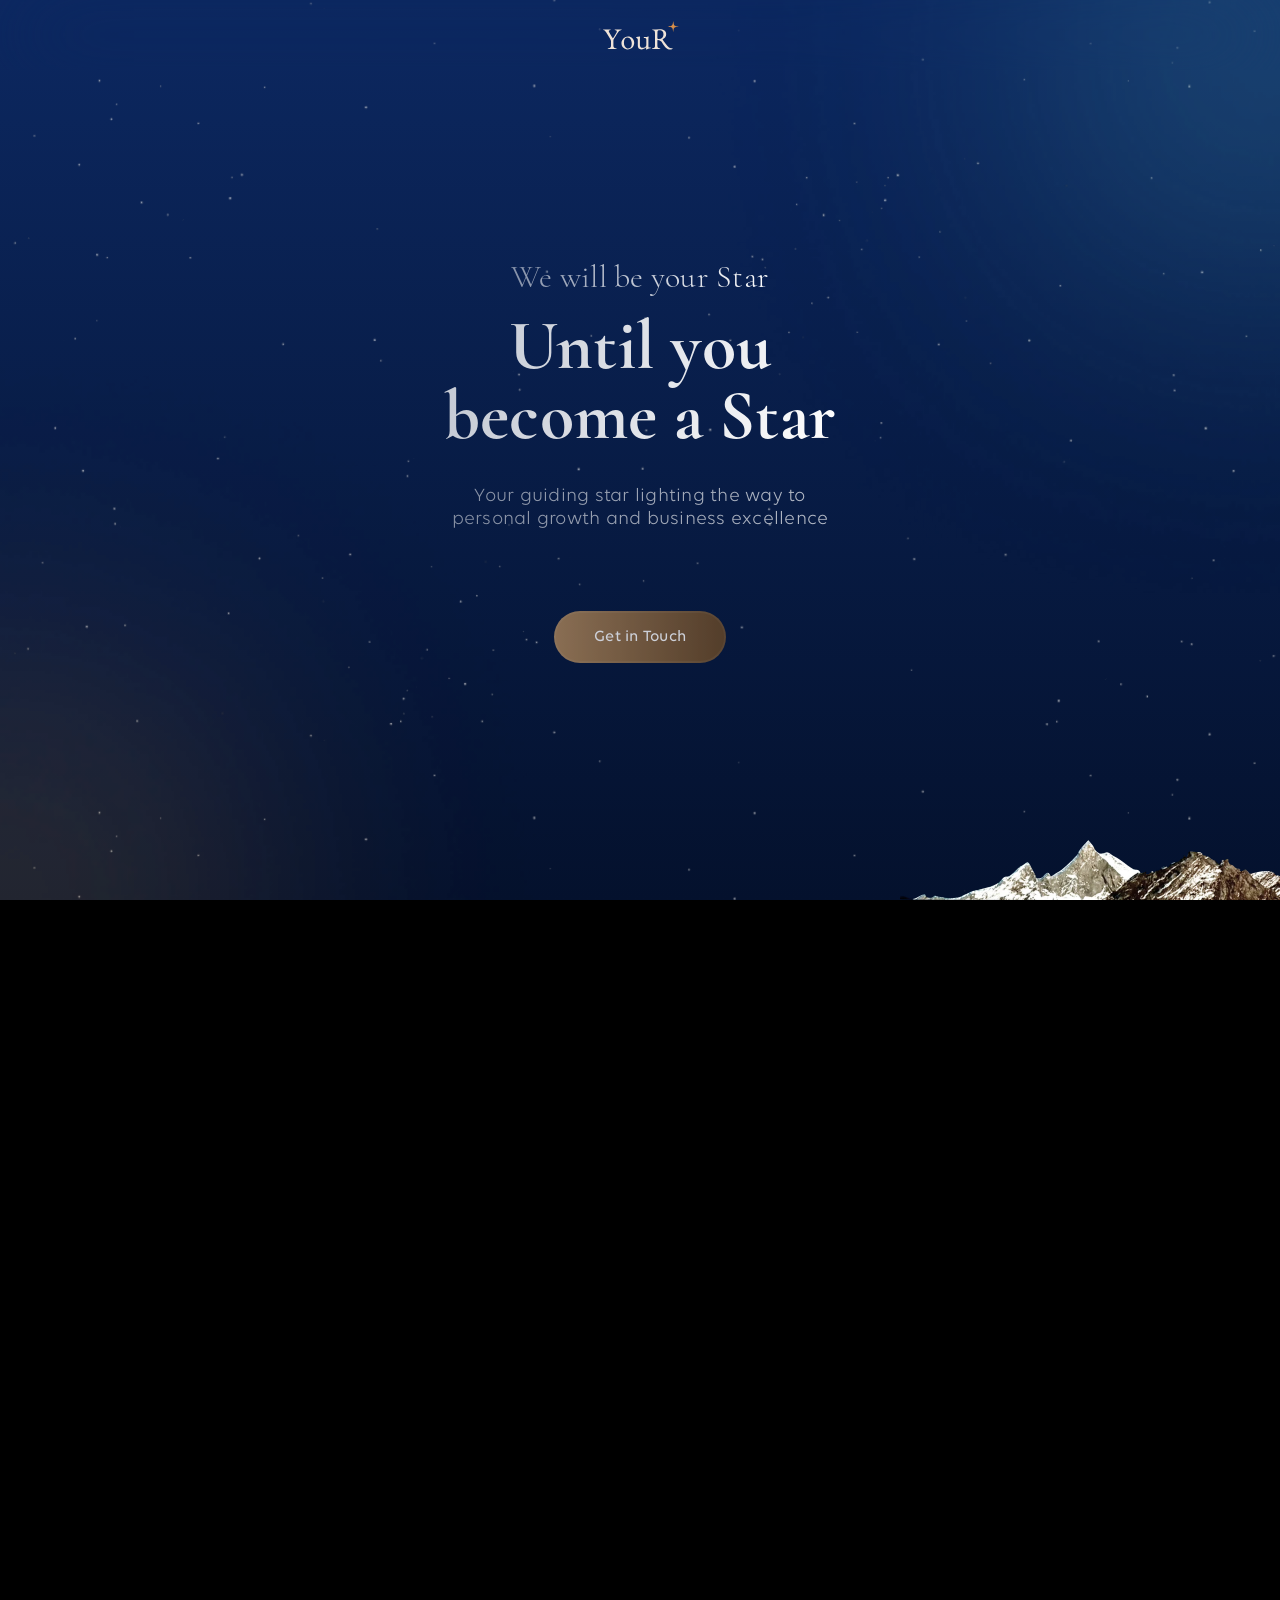
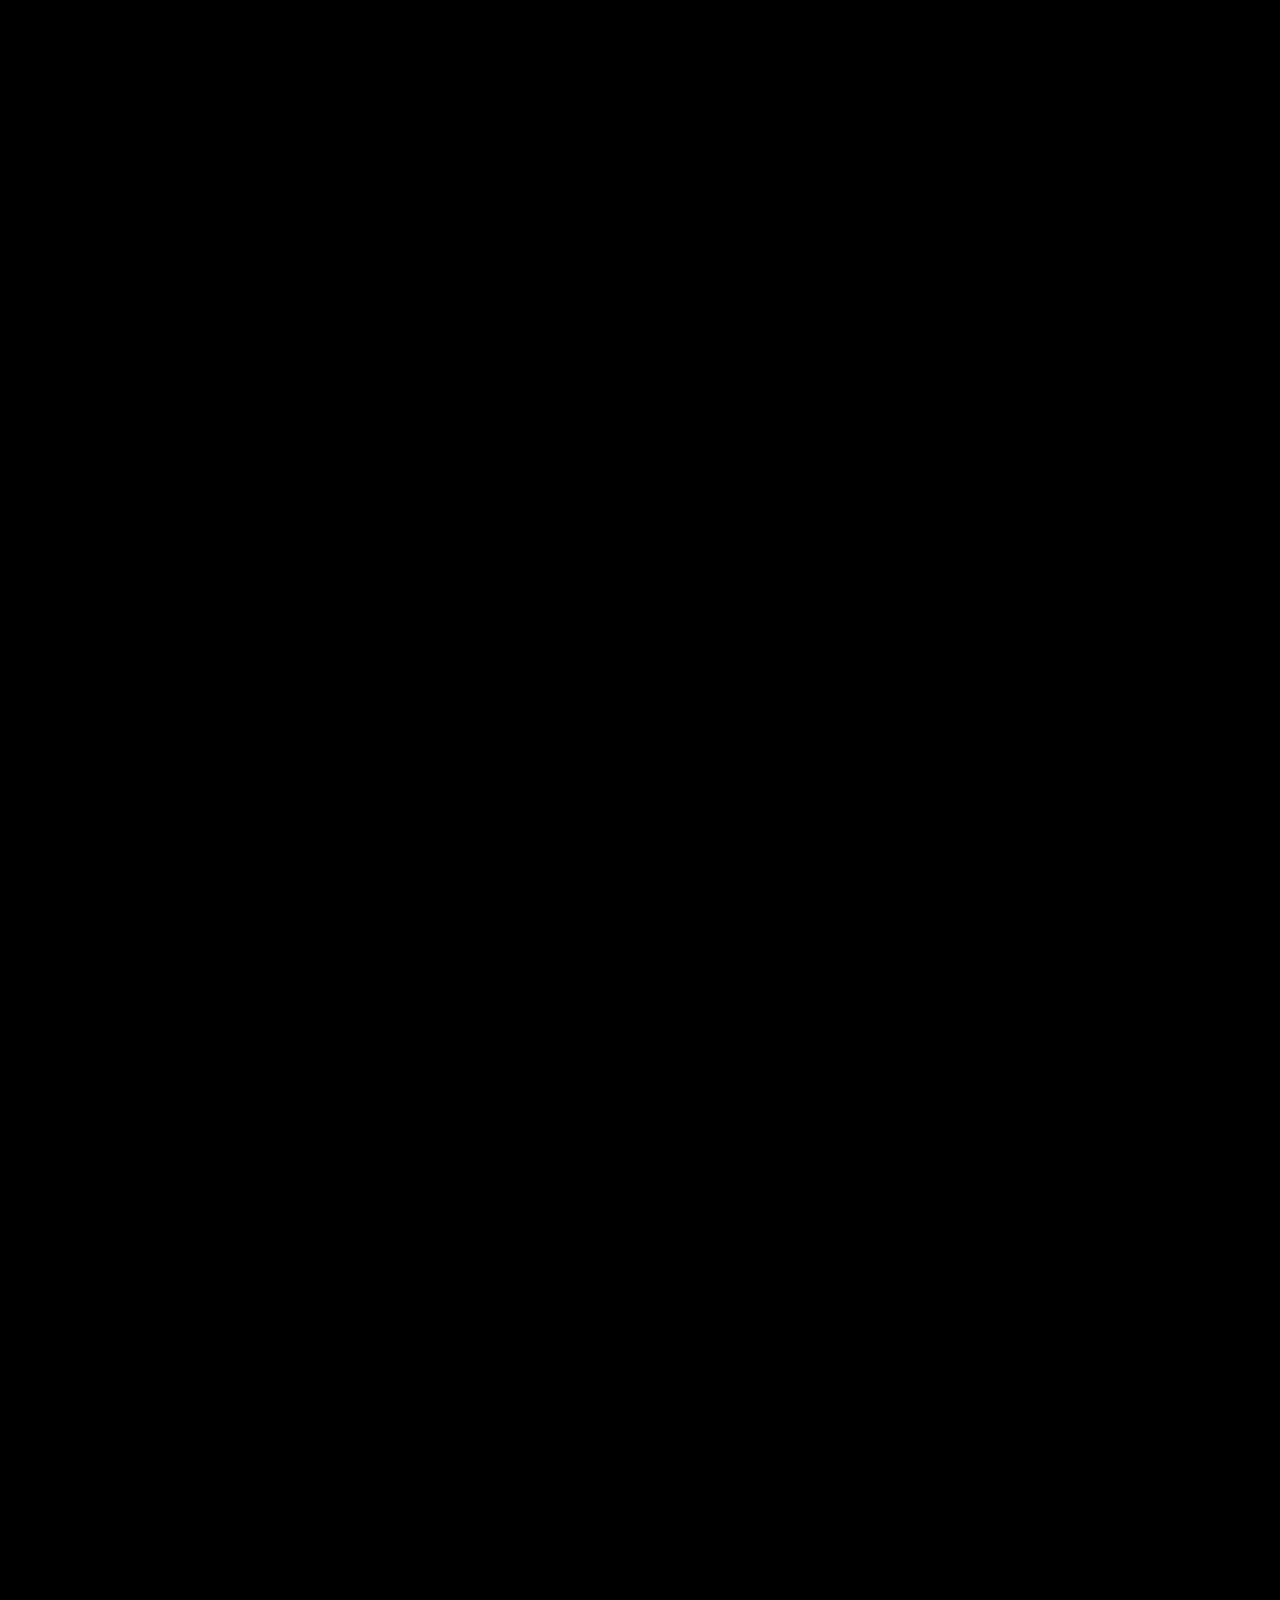
<file: index.html>
<!doctype html>
<html lang="en">
<head>
<meta charset="utf-8">
<meta name="viewport" content="width=device-width, initial-scale=1">
<title>YouR Star Inc. | Lovely Tales, Education &amp; Tech Consulting</title>
<meta name="description" content="YouR Star Inc. is an AI-native company in Daejeon, Korea, founded in 2024, building Lovely Tales—AI-powered personalized storybooks for children.">
<link rel="canonical" href="https://yourstar.space/">
<link rel="icon" href="/favicon.ico" sizes="any">
<meta name="robots" content="index, follow">
<meta name="google-site-verification" content="TbXJCDvKil3gg4qxs9xhuwimfzXs_EOzLA76V0rXSeQ">
<meta name="naver-site-verification" content="65394a9e92f6232805065a19bd8a579c37176f44">
<meta property="og:type" content="website">
<meta property="og:url" content="https://yourstar.space/">
<meta property="og:site_name" content="YouR Star Inc.">
<meta property="og:title" content="YouR Star Inc. | Lovely Tales, Education &amp; Tech Consulting">
<meta property="og:description" content="YouR Star Inc. is an AI-native company in Daejeon, Korea, founded in 2024, building Lovely Tales—AI-powered personalized storybooks for children.">
<meta property="og:image" content="https://yourstar.space/oglink.png">
<meta property="og:image:type" content="image/png">
<meta property="og:image:width" content="1200">
<meta property="og:image:height" content="630">
<meta property="og:image:alt" content="YouR Star Inc. — We will be your star, until you become a star.">
<meta property="og:locale" content="en_US">
<meta property="og:locale:alternate" content="ko_KR">
<meta name="twitter:card" content="summary_large_image">
<meta name="twitter:title" content="YouR Star Inc. | Lovely Tales, Education &amp; Tech Consulting">
<meta name="twitter:description" content="YouR Star Inc. is an AI-native company in Daejeon, Korea, founded in 2024, building Lovely Tales—AI-powered personalized storybooks for children.">
<meta name="twitter:image" content="https://yourstar.space/oglink.png">
<meta name="twitter:image:alt" content="YouR Star Inc. — We will be your star, until you become a star.">
<script type="application/ld+json">
{
  "@context": "https://schema.org",
  "@graph": [
    {
      "@type": "Organization",
      "@id": "https://yourstar.space/#organization",
      "name": "YouR Star Inc.",
      "legalName": "YouR Star Inc.",
      "alternateName": ["YouR Star", "주식회사 유어스타", "유어스타"],
      "url": "https://yourstar.space/",
      "logo": {
        "@type": "ImageObject",
        "url": "https://yourstar.space/icons/Icon-512.png",
        "width": 512,
        "height": 512
      },
      "image": "https://yourstar.space/oglink.png",
      "description": "YouR Star Inc. is an AI-native company based in Daejeon, Korea. It builds Lovely Tales, AI-powered personalized storybooks for children, and provides software education and technology consulting.",
      "slogan": "We will be your star, until you become a star.",
      "email": "info@yourstar.space",
      "foundingDate": "2024-12",
      "founder": [
        { "@type": "Person", "name": "Isabelle Lee", "jobTitle": "CEO" },
        { "@type": "Person", "name": "Kibeom Kim", "jobTitle": "CTO" }
      ],
      "address": {
        "@type": "PostalAddress",
        "streetAddress": "4th Floor J92, 566 Gyeryong-ro, Seo-gu",
        "addressLocality": "Daejeon",
        "addressCountry": "KR"
      },
      "contactPoint": {
        "@type": "ContactPoint",
        "contactType": "customer support",
        "email": "info@yourstar.space",
        "availableLanguage": ["English", "Korean"]
      },
      "brand": { "@type": "Brand", "name": "Lovely Tales" },
      "sameAs": ["https://github.com/yourstar-inc"],
      "knowsAbout": [
        "Personalized children's storybooks",
        "Generative AI",
        "Software education",
        "AI transformation training",
        "Technology consulting",
        "Mobile and web app development"
      ]
    },
    {
      "@type": "WebSite",
      "@id": "https://yourstar.space/#website",
      "url": "https://yourstar.space/",
      "name": "YouR Star Inc.",
      "inLanguage": "en",
      "publisher": { "@id": "https://yourstar.space/#organization" }
    },
    {
      "@type": "WebPage",
      "@id": "https://yourstar.space/#webpage",
      "url": "https://yourstar.space/",
      "name": "YouR Star Inc. | Lovely Tales, Education & Tech Consulting",
      "description": "YouR Star Inc. is an AI-native company in Daejeon, Korea, founded in 2024, building Lovely Tales—AI-powered personalized storybooks for children.",
      "inLanguage": "en",
      "isPartOf": { "@id": "https://yourstar.space/#website" },
      "about": { "@id": "https://yourstar.space/#organization" },
      "primaryImageOfPage": {
        "@type": "ImageObject",
        "url": "https://yourstar.space/oglink.png",
        "width": 1200,
        "height": 630
      }
    }
  ]
}
</script>

<meta name="theme-color" content="#000000">
<link rel="icon" type="image/png" href="/favicon.png">
<link rel="icon" type="image/png" sizes="32x32" href="/icons/favicon-32.png">
<link rel="apple-touch-icon" href="/icons/apple-touch-icon.png">
<link rel="manifest" href="/manifest.json">
<link rel="preload" as="font" type="font/woff2" href="/assets/fonts/cormorant-garamond-light.woff2" crossorigin>
<link rel="preload" as="font" type="font/woff2" href="/assets/fonts/cormorant-garamond-bold.woff2" crossorigin>
<link rel="stylesheet" href="/assets/css/site.css">
<noscript><style>.ys-page{opacity:1!important}</style></noscript>
<script>if('serviceWorker' in navigator){navigator.serviceWorker.getRegistrations().then(function(r){r.forEach(function(x){x.unregister();});}).catch(function(){});}</script>
</head>
<body data-page="0">
<div class="bg-root" aria-hidden="true">
  <div class="bg-gradient"></div>
  <div class="bg-starfield">
    <div class="bg-stars bg-stars--a"></div>
    <div class="bg-stars bg-stars--b"></div>
  </div>
  <div class="bg-rich">
    <div class="bg-rich-set bg-rich-set--a">
      <div class="bg-rich-q bg-rich-q--tl"></div><div class="bg-rich-q bg-rich-q--tr"></div><div class="bg-rich-q bg-rich-q--bl"></div><div class="bg-rich-q bg-rich-q--br"></div>
      <div class="bg-rich-m bg-rich-m--top"></div><div class="bg-rich-m bg-rich-m--bottom"></div>
    </div>
    <div class="bg-rich-set bg-rich-set--b">
      <div class="bg-rich-q bg-rich-q--tl"></div><div class="bg-rich-q bg-rich-q--tr"></div><div class="bg-rich-q bg-rich-q--bl"></div><div class="bg-rich-q bg-rich-q--br"></div>
      <div class="bg-rich-m bg-rich-m--top"></div><div class="bg-rich-m bg-rich-m--bottom"></div>
    </div>
  </div>
  <div class="bg-glow bg-glow--bl"></div>
  <div class="bg-glow bg-glow--tr"></div>
</div>

<header class="ys-appbar" id="ys-appbar">
  <div class="ys-appbar__inner">
    <a class="ys-appbar__logo" href="/" aria-label="YouR Star Inc. home"><img src="/assets/svgs/logo.svg" alt="" width="77" height="40"></a>
    <p class="ys-appbar__title" aria-hidden="true">What We<br>Guide</p>
  </div>
</header>
<main id="main"><div class="hero-mountain" aria-hidden="true"><img class="hero-mountain-img" src="/assets/images/mountain-760.webp" srcset="/assets/images/mountain-760.webp 2x, /assets/images/mountain-1140.webp 3x" width="380" height="60" alt="" decoding="async"></div>
<section class="ys-page" id="hero" data-index="0" aria-labelledby="hero-title">
  <div class="hero-content">
    <p class="hero-eyebrow hero-grad">We will be your Star</p>
    <h1 class="hero-title hero-grad" id="hero-title">Until you<br>become a Star</h1>
    <p class="hero-subtitle hero-grad">Your guiding star lighting the way to<br>personal growth and business excellence</p>
    <a class="hero-cta" href="mailto:info@yourstar.space"><span class="hero-cta-pill">Get in Touch</span></a>
  </div>
</section>
<section class="ys-page guide" id="guide" data-index="1" aria-labelledby="guide-title">
  <div class="guide-inner">
    <h2 class="guide-title" id="guide-title"><span class="guide-title__text"><span class="guide-title__w">What</span> <span class="guide-title__w">We</span> <span class="guide-title__w">Guide</span></span><img class="guide-title__star" src="/assets/svgs/stella.svg" width="18" height="17" alt="" aria-hidden="true"></h2>
    <div class="guide-viewport">
      <div class="guide-track" role="list">
        <article class="guide-card is-active" role="listitem" data-index="1" tabindex="0" aria-labelledby="guide-card-1-title">
          <div class="guide-card__media">
            <span class="guide-card__ring" aria-hidden="true"></span>
            <picture class="guide-card__pic">
              <source type="image/webp" srcset="/assets/images/card-lovely-tales-480.webp 480w, /assets/images/card-lovely-tales-782.webp 782w" sizes="(min-width: 768px) 160px, 154px">
              <img src="/assets/images/card-lovely-tales-480.jpg" srcset="/assets/images/card-lovely-tales-480.jpg 480w, /assets/images/card-lovely-tales-782.jpg 782w" sizes="(min-width: 768px) 160px, 154px" width="480" height="900" alt="Lovely Tales illustration: a smiling bunny writing a story in an open book with a golden quill, on a tree stump in a forest" loading="lazy" decoding="async">
            </picture>
            <span class="guide-card__num" aria-hidden="true">01</span>
          </div>
          <div class="guide-card__details">
            <span class="guide-card__line" aria-hidden="true"></span>
            <h3 class="guide-card__title" id="guide-card-1-title">Lovely Tales</h3>
            <div class="guide-card__descwrap">
              <p class="guide-card__desc">Innovating education with AI-powered apps for children. Our solutions guide personalized learning through cutting-edge technology for diverse needs.</p>
              <p class="guide-card__tm"><a href="https://tsdr.uspto.gov/#caseNumber=99476199&amp;caseType=SERIAL_NO&amp;searchType=statusSearch" target="_blank" rel="noopener">LOVELY TALES™ · U.S. Trademark Application Serial No. 99476199 (USPTO, filed Nov 3, 2025)</a></p>
            </div>
          </div>
        </article>
        <article class="guide-card" role="listitem" data-index="2" tabindex="0" aria-labelledby="guide-card-2-title">
          <div class="guide-card__media">
            <span class="guide-card__ring" aria-hidden="true"></span>
            <picture class="guide-card__pic">
              <source type="image/webp" srcset="/assets/images/card-education-480.webp">
              <img src="/assets/images/card-education-480.jpg" width="480" height="900" alt="A woman and a girl learning together on a laptop, representing YouR Star's software and music-therapy education" loading="lazy" decoding="async">
            </picture>
            <span class="guide-card__num" aria-hidden="true">02</span>
          </div>
          <div class="guide-card__details">
            <span class="guide-card__line" aria-hidden="true"></span>
            <h3 class="guide-card__title" id="guide-card-2-title">Education</h3>
            <div class="guide-card__descwrap">
              <p class="guide-card__desc">We guide people to grow and learn. We offer hands-on software education to advance technical excellence and music therapy to support children with developmental disabilities.</p>
            </div>
          </div>
        </article>
        <article class="guide-card" role="listitem" data-index="3" tabindex="0" aria-labelledby="guide-card-3-title">
          <div class="guide-card__media">
            <span class="guide-card__ring" aria-hidden="true"></span>
            <picture class="guide-card__pic">
              <source type="image/webp" srcset="/assets/images/card-tech-consulting-480.webp">
              <img src="/assets/images/card-tech-consulting-480.jpg" width="480" height="900" alt="A laptop showing a code editor, representing YouR Star's app development and tech consulting" loading="lazy" decoding="async">
            </picture>
            <span class="guide-card__num" aria-hidden="true">03</span>
          </div>
          <div class="guide-card__details">
            <span class="guide-card__line" aria-hidden="true"></span>
            <h3 class="guide-card__title" id="guide-card-3-title">Tech Consulting</h3>
            <div class="guide-card__descwrap">
              <p class="guide-card__desc">From concept to launch and beyond, we guide your vision to life by crafting user-centric and market-ready apps that drive lasting growth in markets.</p>
            </div>
          </div>
        </article>
      </div>
    </div>
  </div>
</section>
<section class="ys-page vf-vision" id="vision" data-index="2" aria-labelledby="vf-vision-title">
  <div class="vf-zodiacs" aria-hidden="true">
    <img class="vf-z vf-z1" src="/assets/images/zodiac-1-1024.webp" srcset="/assets/images/zodiac-1-1024.webp 1024w, /assets/images/zodiac-1-2048.webp 2048w" sizes="(min-width: 768px) 40vw, 110vw" width="1024" height="716" alt="" decoding="async">
    <img class="vf-z vf-z2" src="/assets/images/zodiac-2-1024.webp" srcset="/assets/images/zodiac-2-1024.webp 1024w, /assets/images/zodiac-2-2048.webp 2048w" sizes="(min-width: 768px) 70vw, 165vw" width="1024" height="716" alt="" decoding="async">
  </div>
  <div class="vf-vision-inner">
    <h2 class="vf-vision-title vf-grad" id="vf-vision-title">Helping you connect<br class="vf-br"> the Stars of growth and innovation</h2>
    <p class="vf-vision-sub">We guide individuals and businesses to shine through integrated<br class="vf-br"> technology, design, and strategy.</p>
  </div>
</section>
<section class="ys-page vf-footer-page" id="footer" data-index="3">
  <footer class="vf-footer">
    <div class="vf-divider" aria-hidden="true"></div>
    <div class="vf-row">
      <div class="vf-left">
        <img class="vf-logo" src="/assets/svgs/logo.svg" width="90" height="46" alt="YouR Star">
        <p class="vf-slogan">We will be your star, until you become a star.</p>
        <p class="vf-copy">© 2026 YouR Star Inc. All rights reserved.</p>
        <a class="vf-chip vf-spring" href="mailto:info@yourstar.space">info@yourstar.space</a>
      </div>
      <div class="vf-mid" aria-hidden="true"></div>
      <div class="vf-right">
        <a class="vf-cta vf-spring" href="mailto:info@yourstar.space">Get in Touch</a>
      </div>
    </div>
    <div class="vf-info">
      <p class="vf-info-item">YouR Star Inc. (<span lang="ko">주식회사 유어스타</span>)</p>
      <address class="vf-info-item"><span class="vf-nowrap">4th Floor J92,</span> <span class="vf-nowrap">566 Gyeryong-ro,</span> <span class="vf-nowrap">Seo-gu,</span> <span class="vf-nowrap">Daejeon,</span> <span class="vf-nowrap">Republic of Korea</span></address>
      <a class="vf-info-item vf-info-mail" href="mailto:info@yourstar.space">info@yourstar.space</a>
    </div>
    <nav class="vf-legal" aria-label="Legal">
      <a class="vf-legal-link vf-spring" href="/privacy-policy/">Privacy Policy</a><span class="vf-legal-sep" aria-hidden="true"></span><a class="vf-legal-link vf-spring" href="/terms-of-service/">Terms of Service</a>
    </nav>
  </footer>
</section>
</main>
<script src="/assets/js/site.js" defer></script>
</body>
</html>
</file>
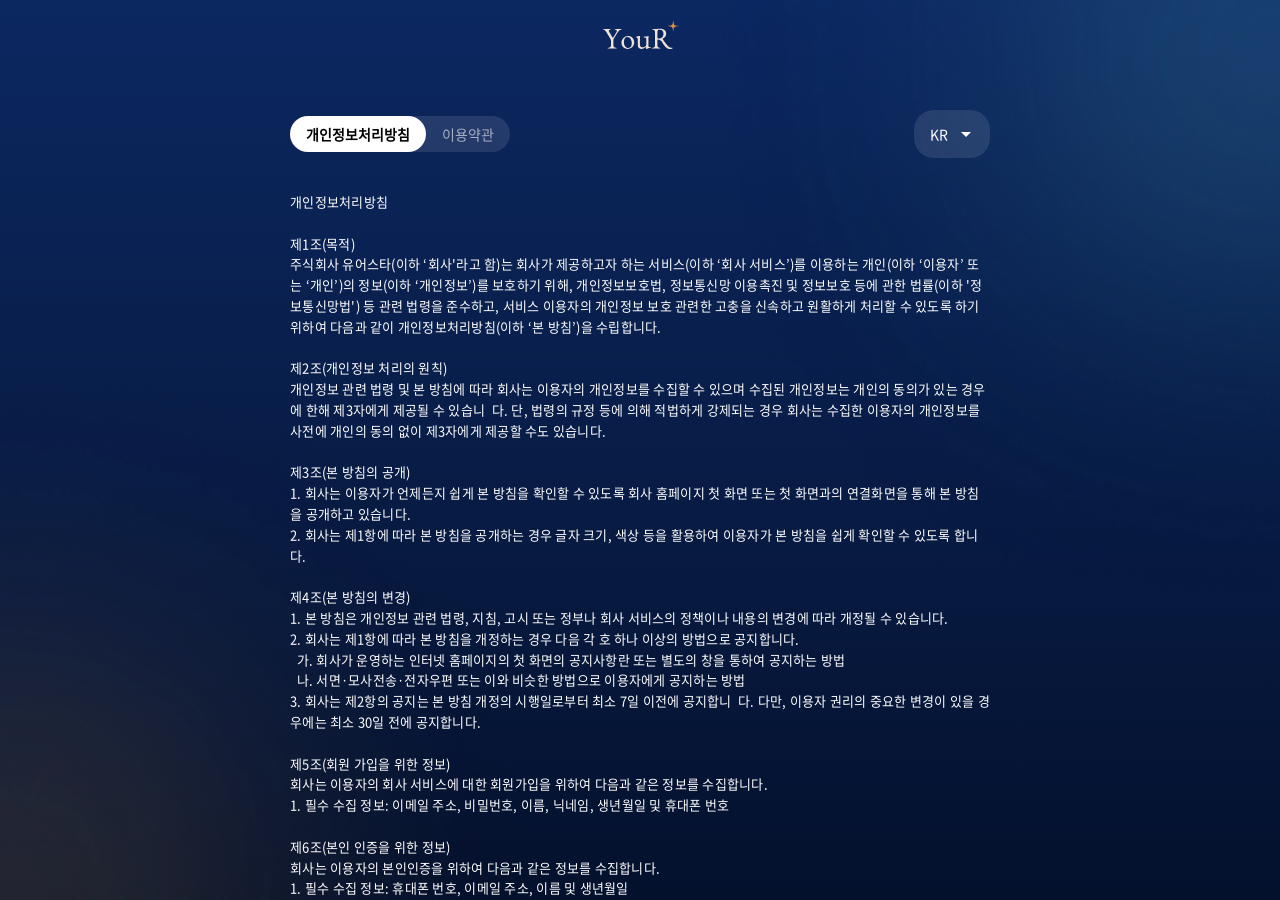
<file: privacy-policy/index.html>
<!DOCTYPE html>
<html lang="ko">
<head>
<meta charset="utf-8">
<meta name="viewport" content="width=device-width, initial-scale=1">
<title>개인정보처리방침 | YouR Star Inc.</title>
<meta name="description" content="주식회사 유어스타(YouR Star Inc.)의 개인정보처리방침입니다. 수집하는 개인정보 항목, 이용 목적, 보유 기간과 이용자의 권리를 안내합니다.">
<link rel="canonical" href="https://yourstar.space/privacy-policy/">
<link rel="alternate" hreflang="ko" href="https://yourstar.space/privacy-policy/">
<link rel="alternate" hreflang="en" href="https://yourstar.space/privacy-policy/?lang=en">
<meta name="robots" content="index, follow">
<meta name="theme-color" content="#0C2861">
<meta property="og:type" content="website">
<meta property="og:site_name" content="YouR Star Inc.">
<meta property="og:title" content="개인정보처리방침 | YouR Star Inc.">
<meta property="og:description" content="주식회사 유어스타(YouR Star Inc.)의 개인정보처리방침입니다. 수집하는 개인정보 항목, 이용 목적, 보유 기간과 이용자의 권리를 안내합니다.">
<meta property="og:url" content="https://yourstar.space/privacy-policy/">
<meta property="og:image" content="https://yourstar.space/oglink.png">
<link rel="icon" type="image/png" href="/favicon.png">
<link rel="icon" type="image/png" sizes="32x32" href="/icons/favicon-32.png">
<link rel="apple-touch-icon" href="/icons/apple-touch-icon.png">
<link rel="manifest" href="/manifest.json">
<link rel="preload" href="/assets/fonts/noto-sans-kr-regular.woff2" as="font" type="font/woff2" crossorigin>
<link rel="stylesheet" href="/assets/css/legal.css">
</head>
<body class="legal-body" data-tab="privacy-policy">
<div class="legal-bg" aria-hidden="true">
  <img class="legal-glow legal-glow--bl" src="/assets/images/glow-bottom-left.webp" alt="" decoding="async">
  <img class="legal-glow legal-glow--tr" src="/assets/images/glow-top-right.webp" alt="" decoding="async">
</div>
<header class="legal-appbar">
  <a class="legal-logo" href="/" aria-label="YouR Star Inc. 홈으로 이동 (Back to home)"><img src="/assets/svgs/logo.svg" alt="YouR Star" width="77" height="40"></a>
  <p class="legal-appbar-title" aria-hidden="true">Privacy Policy</p>
</header>
<main class="legal-main">
  <nav class="legal-controls" aria-label="법적 고지 (Legal)">
    <div class="legal-tabs">
      <a class="legal-tab is-selected" href="/privacy-policy/" aria-current="page">개인정보처리방침</a>
      <a class="legal-tab" href="/terms-of-service/">이용약관</a>
    </div>
    <div class="legal-lang">
      <label class="legal-sr" for="legal-lang-select">Language / 언어</label>
      <select id="legal-lang-select" class="legal-lang-select">
        <option value="kr" selected>KR</option>
        <option value="en">EN</option>
      </select>
      <svg class="legal-lang-icon" viewBox="0 0 24 24" width="24" height="24" aria-hidden="true"><path d="M7 10l5 5 5-5z" fill="#fff"/></svg>
    </div>
  </nav>
  <div class="legal-scroll" id="legal-scroll" tabindex="0">
    <article class="legal-doc is-active" lang="ko" data-lang="kr">
<h1 class="legal-doc-title">개인정보처리방침</h1>
<div class="legal-gap" aria-hidden="true"></div>
<h2>제1조(목적)</h2>
<p>주식회사 유어스타(이하 ‘회사'라고 함)는 회사가 제공하고자 하는 서비스(이하 ‘회사 서비스’)를 이용하는 개인(이하 ‘이용자’ 또는 ‘개인’)의 정보(이하 ‘개인정보’)를 보호하기 위해, 개인정보보호법, 정보통신망 이용촉진 및 정보보호 등에 관한 법률(이하 '정보통신망법') 등 관련 법령을 준수하고, 서비스 이용자의 개인정보 보호 관련한 고충을 신속하고 원활하게 처리할 수 있도록 하기 위하여 다음과 같이 개인정보처리방침(이하 ‘본 방침’)을 수립합니다.</p>
<div class="legal-gap" aria-hidden="true"></div>
<h2>제2조(개인정보 처리의 원칙)</h2>
<p>개인정보 관련 법령 및 본 방침에 따라 회사는 이용자의 개인정보를 수집할 수 있으며 수집된 개인정보는 개인의 동의가 있는 경우에 한해 제3자에게 제공될 수 있습니  다. 단, 법령의 규정 등에 의해 적법하게 강제되는 경우 회사는 수집한 이용자의 개인정보를 사전에 개인의 동의 없이 제3자에게 제공할 수도 있습니다.</p>
<div class="legal-gap" aria-hidden="true"></div>
<h2>제3조(본 방침의 공개)</h2>
<ul><li>1. 회사는 이용자가 언제든지 쉽게 본 방침을 확인할 수 있도록 회사 홈페이지 첫 화면 또는 첫 화면과의 연결화면을 통해 본 방침을 공개하고 있습니다.</li><li>2. 회사는 제1항에 따라 본 방침을 공개하는 경우 글자 크기, 색상 등을 활용하여 이용자가 본 방침을 쉽게 확인할 수 있도록 합니다.</li></ul>
<div class="legal-gap" aria-hidden="true"></div>
<h2>제4조(본 방침의 변경)</h2>
<ul><li>1. 본 방침은 개인정보 관련 법령, 지침, 고시 또는 정부나 회사 서비스의 정책이나 내용의 변경에 따라 개정될 수 있습니다.</li><li>2. 회사는 제1항에 따라 본 방침을 개정하는 경우 다음 각 호 하나 이상의 방법으로 공지합니다.</li><li>  가. 회사가 운영하는 인터넷 홈페이지의 첫 화면의 공지사항란 또는 별도의 창을 통하여 공지하는 방법</li><li>  나. 서면·모사전송·전자우편 또는 이와 비슷한 방법으로 이용자에게 공지하는 방법</li><li>3. 회사는 제2항의 공지는 본 방침 개정의 시행일로부터 최소 7일 이전에 공지합니  다. 다만, 이용자 권리의 중요한 변경이 있을 경우에는 최소 30일 전에 공지합니다.</li></ul>
<div class="legal-gap" aria-hidden="true"></div>
<h2>제5조(회원 가입을 위한 정보)</h2>
<p>회사는 이용자의 회사 서비스에 대한 회원가입을 위하여 다음과 같은 정보를 수집합니다.</p>
<ul><li>1. 필수 수집 정보: 이메일 주소, 비밀번호, 이름, 닉네임, 생년월일 및 휴대폰 번호</li></ul>
<div class="legal-gap" aria-hidden="true"></div>
<h2>제6조(본인 인증을 위한 정보)</h2>
<p>회사는 이용자의 본인인증을 위하여 다음과 같은 정보를 수집합니다.</p>
<ul><li>1. 필수 수집 정보: 휴대폰 번호, 이메일 주소, 이름 및 생년월일</li></ul>
<div class="legal-gap" aria-hidden="true"></div>
<h2>제7조(결제 서비스를 위한 정보)</h2>
<p>회사는 이용자에게 회사의 결제 서비스 제공을 위하여 다음과 같은 정보를 수집합니다.</p>
<ul><li>1. 필수 수집 정보: 카드번호, 카드비밀번호, 유효기간, 생년월일 6자리(yy/mm/dd), 은행명 및 계좌번호</li></ul>
<div class="legal-gap" aria-hidden="true"></div>
<h2>제8조(회사 서비스 제공을 위한 정보)</h2>
<p>회사는 이용자에게 회사의 서비스를 제공하기 위하여 다음과 같은 정보를 수집합니다.</p>
<ul><li>1. 필수 수집 정보: 아이디, 이메일 주소, 이름, 생년월일 및 연락처</li></ul>
<div class="legal-gap" aria-hidden="true"></div>
<h2>제9조(서비스 이용 및 부정 이용 확인을 위한 정보)</h2>
<p>회사는 이용자의 서비스 이용에 따른 통계∙분석 및 부정이용의 확인∙분석을 위하여 다음과 같은 정보를 수집합니  다. (부정이용이란 회원탈퇴 후 재가입, 상품구매 후 구매취소 등을 반복적으로 행하는 등 회사가 제공하는 할인쿠폰, 이벤트 혜택 등의 경제상 이익을 불·편법적으로 수취하는 행위, 이용약관 등에서 금지하고 있는 행위, 명의도용 등의 불·편법행위 등을 말합니다.)</p>
<ul><li>1. 필수 수집 정보: 서비스 이용기록, 쿠키, 접속지 정보 및 기기정보</li></ul>
<div class="legal-gap" aria-hidden="true"></div>
<h2>제10조(기타 수집 정보)</h2>
<p>회사는 아래와 같이 정보를 수집합니다.</p>
<ul><li>1. 수집목적: 아이 맞춤형 동화 생성 및 추천</li><li>2. 수집정보: 아이의 정보 (이름, 별명, 생년월일, 성별, 사용언어, 언어발달수준, 주의집중경향, 감정표현정도, 정서적 성향, 인지/관찰 스타일, 기질 및 행동패턴, 표현/놀이 성향, 관심 동물, 관심 장난감, 관심 색상, 관심 계절, 관심 장소, 관심 놀이, 가족구성원, 친한 인물/동물, 가족과 함께하는 활동, 동화를 통해 아이가 경험하길 바라는 것, 아이만의 특별한 표현, 놀이 습관, 가족만의 루틴, 동화에 자주 담고 싶은 말)</li></ul>
<div class="legal-gap" aria-hidden="true"></div>
<h2>제11조(개인정보 수집 방법)</h2>
<p>회사는 다음과 같은 방법으로 이용자의 개인정보를 수집합니다.</p>
<ul><li>1. 이용자가 회사의 홈페이지에 자신의 개인정보를 입력하는 방식</li><li>2. 어플리케이션 등 회사가 제공하는 홈페이지 외의 서비스를 통해 이용자가 자신의 개인정보를 입력하는 방식</li></ul>
<div class="legal-gap" aria-hidden="true"></div>
<h2>제12조(개인정보의 이용)</h2>
<p>회사는 개인정보를 다음 각 호의 경우에 이용합니다.</p>
<ul><li>1. 공지사항의 전달 등 회사운영에 필요한 경우</li><li>2. 이용문의에 대한 회신, 불만의 처리 등 이용자에 대한 서비스 개선을 위한 경우</li><li>3. 회사의 서비스를 제공하기 위한 경우</li><li>4. 법령 및 회사 약관을 위반하는 회원에 대한 이용 제한 조치, 부정 이용 행위를 포함하여 서비스의 원활한 운영에 지장을 주는 행위에 대한 방지 및 제재를 위한 경우</li><li>5. 신규 서비스 개발을 위한 경우</li><li>6. 이벤트 및 행사 안내 등 마케팅을 위한 경우</li><li>7. 인구통계학적 분석, 서비스 방문 및 이용기록의 분석을 위한 경우</li><li>8. 개인정보 및 관심에 기반한 이용자간 관계의 형성을 위한 경우</li></ul>
<div class="legal-gap" aria-hidden="true"></div>
<h2>제13조(사전동의 등에 따른 개인정보의 제공)</h2>
<ul><li>1. 회사는 개인정보 제3자 제공 금지에도 불구하고, 이용자가 사전에 공개하거나 다음 각호 사항에 대하여 동의한 경우에는 제3자에게 개인정보를 제공할 수 있습니  다. 다만 이 경우에도 회사는 관련 법령 내에서 최소한으로 개인정보를 제공합니다.</li><li>  가. Google Firebase에게 서비스 제공 및 분석을 위하여 회원가입 및 서비스 이용을 위해 수집한 정보을 제공</li><li>  나. 주식회사 토스페이먼츠에게 서비스 이용시 결제 대행사를 통한 결제을 위하여 회원가입 및 서비스 이용을 위해 수집한 정보을 제공</li><li>2. 회사는 전항의 제3자 제공 관계에 변화가 있거나 제3자 제공 관계가 종결될 때도 같은 절차에 의해 이용자에게 고지 및 동의를 구합니다.</li></ul>
<div class="legal-gap" aria-hidden="true"></div>
<h2>제14조(개인정보의 처리 위탁)</h2>
<p>회사는 원활한 서비스 제공과 효과적인 업무를 처리하기 위하여 다음 각 호와 같이 개인정보를 처리 위탁하고 있습니다.</p>
<ul><li>1. Google Firebase에게 본인인증, 서비스 제공, 서비스 분석 업무를 위하여 회원 탈퇴 시 혹은 위탁 계약 종료동안 개인정보처리를 위탁함</li></ul>
<div class="legal-gap" aria-hidden="true"></div>
<h2>제15조(개인정보의 보유 및 이용기간)</h2>
<ul><li>1. 회사는 이용자의 개인정보에 대해 개인정보의 수집·이용 목적 달성을 위한 기간 동안 개인정보를 보유 및 이용합니다.</li><li>2. 전항에도 불구하고 회사는 내부 방침에 의해 서비스 부정이용기록은 부정 가입 및 이용 방지를 위하여 회원 탈퇴 시점으로부터 최대 1년간 보관합니다.</li></ul>
<div class="legal-gap" aria-hidden="true"></div>
<h2>제16조(법령에 따른 개인정보의 보유 및 이용기간)</h2>
<p>회사는 관계법령에 따라 다음과 같이 개인정보를 보유 및 이용합니다.</p>
<ul><li>1. 전자상거래 등에서의 소비자보호에 관한 법률에 따른 보유정보 및 보유기간</li><li>  가. 계약 또는 청약철회 등에 관한 기록 : 5년</li><li>  나. 대금결제 및 재화 등의 공급에 관한 기록 : 5년</li><li>  다. 소비자의 불만 또는 분쟁처리에 관한 기록 : 3년</li><li>  라. 표시•광고에 관한 기록 : 6개월</li><li>2. 통신비밀보호법에 따른 보유정보 및 보유기간</li><li>  가. 웹사이트 로그 기록 자료 : 3개월</li><li>3. 전자금융거래법에 따른 보유정보 및 보유기간</li><li>  가. 전자금융거래에 관한 기록 : 5년</li><li>4. 위치정보의 보호 및 이용 등에 관한 법률</li><li>  가. 개인위치정보에 관한 기록 : 6개월</li></ul>
<div class="legal-gap" aria-hidden="true"></div>
<h2>제17조(개인정보의 파기원칙)</h2>
<p>회사는 원칙적으로 이용자의 개인정보 처리 목적의 달성, 보유·이용기간의 경과 등 개인정보가 필요하지 않을 경우에는 해당 정보를 지체 없이 파기합니다.</p>
<div class="legal-gap" aria-hidden="true"></div>
<h2>제18조(개인정보파기절차)</h2>
<ul><li>1. 이용자가 회원가입 등을 위해 입력한 정보는 개인정보 처리 목적이 달성된 후 별도의 DB로 옮겨져(종이의 경우 별도의 서류함) 내부 방침 및 기타 관련 법령에 의한 정보보호 사유에 따라(보유 및 이용기간 참조) 일정 기간 저장된 후 파기 되어집니다.</li><li>2. 회사는 파기 사유가 발생한 개인정보를 개인정보보호 책임자의 승인절차를 거쳐 파기합니다.</li></ul>
<div class="legal-gap" aria-hidden="true"></div>
<h2>제19조(개인정보파기방법)</h2>
<p>회사는 전자적 파일형태로 저장된 개인정보는 기록을 재생할 수 없는 기술적 방법을 사용하여 삭제하며, 종이로 출력된 개인정보는 분쇄기로 분쇄하거나 소각 등을 통하여 파기합니다.</p>
<div class="legal-gap" aria-hidden="true"></div>
<h2>제20조(광고성 정보의 전송 조치)</h2>
<ul><li>1. 회사는 전자적 전송매체를 이용하여 영리목적의 광고성 정보를 전송하는 경우 이용자의 명시적인 사전동의를 받습니  다. 다만, 다음 각호 어느 하나에 해당하는 경우에는 사전 동의를 받지 않습니다</li><li>  가. 회사가 재화 등의 거래관계를 통하여 수신자로부터 직접 연락처를 수집한 경우, 거래가 종료된 날로부터 6개월 이내에 회사가 처리하고 수신자와 거래한 것과 동종의 재화 등에 대한 영리목적의 광고성 정보를 전송하려는 경우</li><li>  나. 「방문판매 등에 관한 법률」에 따른 전화권유판매자가 육성으로 수신자에게 개인정보의 수집출처를 고지하고 전화권유를 하는 경우</li><li>2. 회사는 전항에도 불구하고 수신자가 수신거부의사를 표시하거나 사전 동의를 철회한 경우에는 영리목적의 광고성 정보를 전송하지 않으며 수신거부 및 수신동의 철회에 대한 처리 결과를 알립니다.</li><li>3. 회사는 오후 9시부터 그다음 날 오전 8시까지의 시간에 전자적 전송매체를 이용하여 영리목적의 광고성 정보를 전송하는 경우에는 제1항에도 불구하고 그 수신자로부터 별도의 사전 동의를 받습니다.</li><li>4. 회사는 전자적 전송매체를 이용하여 영리목적의 광고성 정보를 전송하는 경우 다음의 사항 등을 광고성 정보에 구체적으로 밝힙니다.</li><li>  가. 회사명 및 연락처</li><li>  나. 수신 거부 또는 수신 동의의 철회 의사표시에 관한 사항의 표시</li><li>5. 회사는 전자적 전송매체를 이용하여 영리목적의 광고성 정보를 전송하는 경우 다음 각 호의 어느 하나에 해당하는 조치를 하지 않습니다.</li><li>  가. 광고성 정보 수신자의 수신거부 또는 수신동의의 철회를 회피·방해하는 조치</li><li>  나. 숫자·부호 또는 문자를 조합하여 전화번호·전자우편주소 등 수신자의 연락처를 자동으로 만들어 내는 조치</li><li>  다. 영리목적의 광고성 정보를 전송할 목적으로 전화번호 또는 전자우편주소를 자동으로 등록하는 조치</li><li>  라. 광고성 정보 전송자의 신원이나 광고 전송 출처를 감추기 위한 각종 조치</li><li>  마. 영리목적의 광고성 정보를 전송할 목적으로 수신자를 기망하여 회신을 유도하는 각종 조치</li></ul>
<div class="legal-gap" aria-hidden="true"></div>
<h2>제21조(아동의 개인정보보호)</h2>
<ul><li>1. 회사는 만 14세 미만 아동의 개인정보 보호를 위하여 만 14세 이상의 이용자에 한하여 회원가입을 허용합니다.</li><li>2. 제1항에도 불구하고 회사는 이용자가 만 14세 미만의 아동일 경우에는, 그 아동의 법정대리인으로부터 그 아동의 개인정보 수집, 이용, 제공 등의 동의를 그 아동의 법정대리인으로부터 받습니다.</li><li>3. 제2항의 경우 회사는 그 법정대리인의 이름, 생년월일, 성별, 중복가입확인정보(ID), 휴대폰 번호 등을 추가로 수집합니다.</li></ul>
<div class="legal-gap" aria-hidden="true"></div>
<h2>제22조(이용자의 의무)</h2>
<ul><li>1. 이용자는 자신의 개인정보를 최신의 상태로 유지해야 하며, 이용자의 부정확한 정보 입력으로 발생하는 문제의 책임은 이용자 자신에게 있습니다.</li><li>2. 타인의 개인정보를 도용한 회원가입의 경우 이용자 자격을 상실하거나 관련 개인정보보호 법령에 의해 처벌받을 수 있습니다.</li><li>3. 이용자는 전자우편주소, 비밀번호 등에 대한 보안을 유지할 책임이 있으며 제3자에게 이를 양도하거나 대여할 수 없습니다.</li></ul>
<div class="legal-gap" aria-hidden="true"></div>
<h2>제23조(회사의 개인정보 관리)</h2>
<p>회사는 이용자의 개인정보를 처리함에 있어 개인정보가 분실, 도난, 유출, 변조, 훼손 등이 되지 아니하도록 안전성을 확보하기 위하여 필요한 기술적·관리적 보호대책을 강구하고 있습니다.</p>
<div class="legal-gap" aria-hidden="true"></div>
<h2>제24조(삭제된 정보의 처리)</h2>
<p>회사는 이용자 혹은 법정 대리인의 요청에 의해 해지 또는 삭제된 개인정보는 회사가 수집하는 "개인정보의 보유 및 이용기간"에 명시된 바에 따라 처리하고 그 외의 용도로 열람 또는 이용할 수 없도록 처리하고 있습니다.</p>
<div class="legal-gap" aria-hidden="true"></div>
<h2>제25조(비밀번호의 암호화)</h2>
<p>이용자의 비밀번호는 일방향 암호화하여 저장 및 관리되고 있으며, 개인정보의 확인, 변경은 비밀번호를 알고 있는 본인에 의해서만 가능합니다.</p>
<div class="legal-gap" aria-hidden="true"></div>
<h2>제26조(해킹 등에 대비한 대책)</h2>
<ul><li>1. 회사는 해킹, 컴퓨터 바이러스 등 정보통신망 침입에 의해 이용자의 개인정보가 유출되거나 훼손되는 것을 막기 위해 최선을 다하고 있습니다.</li><li>2. 회사는 최신 백신프로그램을 이용하여 이용자들의 개인정보나 자료가 유출 또는 손상되지 않도록 방지하고 있습니다.</li><li>3. 회사는 만일의 사태에 대비하여 침입차단 시스템을 이용하여 보안에 최선을 다하고 있습니다.</li><li>4. 회사는 민감한 개인정보(를 수집 및 보유하고 있는 경우)를 암호화 통신 등을 통하여 네트워크상에서 개인정보를 안전하게 전송할 수 있도록 하고 있습니다.</li></ul>
<div class="legal-gap" aria-hidden="true"></div>
<h2>제27조(개인정보 처리 최소화 및 교육)</h2>
<p>회사는 개인정보 관련 처리 담당자를 최소한으로 제한하며, 개인정보 처리자에 대한 교육 등 관리적 조치를 통해 법령 및 내부방침 등의 준수를 강조하고 있습니다.</p>
<div class="legal-gap" aria-hidden="true"></div>
<h2>제28조(개인정보 유출 등에 대한 조치)</h2>
<p>회사는 개인정보의 분실·도난·유출(이하 "유출 등"이라 한다) 사실을 안 때에는 지체 없이 다음 각 호의 모든 사항을 해당 이용자에게 알리고 방송통신위원회 또는 한국인터넷진흥원에 신고합니다.</p>
<ul><li>1. 유출 등이 된 개인정보 항목</li><li>2. 유출 등이 발생한 시점</li><li>3. 이용자가 취할 수 있는 조치</li><li>4. 정보통신서비스 제공자 등의 대응 조치</li><li>5. 이용자가 상담 등을 접수할 수 있는 부서 및 연락처</li></ul>
<div class="legal-gap" aria-hidden="true"></div>
<h2>제29조(개인정보 유출 등에 대한 조치의 예외)</h2>
<p>회사는 전조에도 불구하고 이용자의 연락처를 알 수 없는 등 정당한 사유가 있는 경우에는 회사의 홈페이지에 30일 이상 게시하는 방법으로 전조의 통지를 갈음하는 조치를 취할 수 있습니다.</p>
<div class="legal-gap" aria-hidden="true"></div>
<h2>제30조(국외 이전 개인정보의 보호)</h2>
<ul><li>1. 회사는 이용자의 개인정보에 관하여 개인정보보호법 등 관계 법규를 위반하는 사항을 내용으로 하는 국제계약을 체결하지 않습니다.</li><li>2. 회사는 이용자의 개인정보를 국외에 제공(조회되는 경우를 포함)ㆍ처리위탁ㆍ보관(이하 "이전"이라 함)하려면 이용자의 동의를 받습니  다. 다만, 본조 제3항 각 호의 사항 모두를 개인정보보호법 등 관계 법규에 따라 공개하거나 전자우편 등 대통령령으로 정하는 방법에 따라 이용자에게 알린 경우에는 개인정보 처리위탁ㆍ보관에 따른 동의절차를 거치지 아니할 수 있습니다.</li><li>3. 회사는 본조 제2항 본문에 따른 동의를 받으려면 미리 다음 각 호의 사항 모두를 이용자에게 고지합니다.</li><li>  가. 이전되는 개인정보 항목</li><li>  나. 개인정보가 이전되는 국가, 이전일시 및 이전방법</li><li>  다. 개인정보를 이전받는 자의 성명(법인인 경우 그 명칭 및 정보관리 책임자의 연락처를 말한다)</li><li>  라. 개인정보를 이전받는 자의 개인정보 이용목적 및 보유ㆍ이용 기간</li><li>4. 회사는 본조 제2항 본문에 따른 동의를 받아 개인정보를 국외로 이전하는 경우 개인정보보호법 대통령령 등 관계법규에서 정하는 바에 따라 보호조치를 합니다.</li></ul>
<div class="legal-gap" aria-hidden="true"></div>
<h2>제31조(개인정보 자동 수집 장치의 설치·운영 및 거부에 관한 사항)</h2>
<ul><li>1. 회사는 이용자에게 개별적인 맞춤서비스를 제공하기 위해 이용 정보를 저장하고 수시로 불러오는 개인정보 자동 수집장치(이하 '쿠키')를 사용합니  다. 쿠키는 웹사이트를 운영하는데 이용되는 서버(http)가 이용자의 웹브라우저(PC 및 모바일을 포함)에게 보내는 소량의 정보이며 이용자의 저장공간에 저장되기도 합니다.</li><li>2. 이용자는 쿠키 설치에 대한 선택권을 가지고 있습니  다. 따라서 이용자는 웹브라우저에서 옵션을 설정함으로써 모든 쿠키를 허용하거나, 쿠키가 저장될 때마다 확인을 거치거나, 아니면 모든 쿠키의 저장을 거부할 수도 있습니다.</li><li>3. 다만, 쿠키의 저장을 거부할 경우에는 로그인이 필요한 회사의 일부 서비스는 이용에 어려움이 있을 수 있습니다.</li></ul>
<div class="legal-gap" aria-hidden="true"></div>
<h2>제32조(쿠키 설치 허용 지정 방법)</h2>
<p>웹브라우저 옵션 설정을 통해 쿠키 허용, 쿠키 차단 등의 설정을 할 수 있습니다.</p>
<ul><li>1. Edge : 웹브라우저 우측 상단의 설정 메뉴 &gt; 쿠키 및 사이트 권한 &gt; 쿠키 및 사이트 데이터 관리 및 삭제</li><li>2. Chrome : 웹브라우저 우측 상단의 설정 메뉴 &gt; 개인정보 및 보안 &gt; 쿠키 및 기타 사이트 데이터</li><li>3. Whale : 웹브라우저 우측 상단의 설정 메뉴 &gt; 개인정보 보호 &gt; 쿠키 및 기타 사이트 데이터</li></ul>
<div class="legal-gap" aria-hidden="true"></div>
<h2>제33조(회사의 개인정보 보호 책임자 지정)</h2>
<ul><li>1. 회사는 이용자의 개인정보를 보호하고 개인정보와 관련한 불만을 처리하기 위하여 아래와 같이 관련 부서 및 개인정보 보호 책임자를 지정하고 있습니다.</li><li>  가. 개인정보 보호 책임자</li><li>    1) 성명: 김기범</li><li>    2) 직책: CTO</li><li>    3) 전화번호: 010-9125-2821</li><li>    4) 이메일: info@yourstar.space</li></ul>
<div class="legal-gap" aria-hidden="true"></div>
<h2>제34조(권익침해에 대한 구제방법)</h2>
<ul><li>1. 정보주체는 개인정보침해로 인한 구제를 받기 위하여 개인정보분쟁조정위원회, 한국인터넷진흥원 개인정보침해신고센터 등에 분쟁해결이나 상담 등을 신청할 수 있습니  다. 이 밖에 기타 개인정보침해의 신고, 상담에 대하여는 아래의 기관에 문의하시기 바랍니다.</li><li>  가. 개인정보분쟁조정위원회 : (국번없이) 1833-6972 (www.kopico.go.kr)</li><li>  나. 개인정보침해신고센터 : (국번없이) 118 (privacy.kisa.or.kr)</li><li>  다. 대검찰청 : (국번없이) 1301 (www.spo.go.kr)</li><li>  라. 경찰청 : (국번없이) 182 (ecrm.cyber.go.kr)</li><li>2. 회사는 정보주체의 개인정보자기결정권을 보장하고, 개인정보침해로 인한 상담 및 피해 구제를 위해 노력하고 있으며, 신고나 상담이 필요한 경우 제1항의 담당부서로 연락해주시기 바랍니다.</li><li>3. 개인정보 보호법 제35조(개인정보의 열람), 제36조(개인정보의 정정·삭제), 제37조(개인정보의 처리정지 등)의 규정에 의한 요구에 대 하여 공공기관의 장이 행한 처분 또는 부작위로 인하여 권리 또는 이익의 침해를 받은 자는 행정심판법이 정하는 바에 따라 행정심판을 청구할 수 있습니다.</li><li>  가. 중앙행정심판위원회 : (국번없이) 110 (www.simpan.go.kr)</li></ul>
<div class="legal-gap" aria-hidden="true"></div>
<h2>부칙</h2>
<p>제1조 본 방침은 2025.11.19.부터 시행됩니다.</p>
    </article>
    <article class="legal-doc" lang="en" data-lang="en" hidden>
<h1 class="legal-doc-title">Privacy Policy</h1>
<div class="legal-gap" aria-hidden="true"></div>
<h2>Article 1 (Purpose)</h2>
<p>YouR Star Inc. (the “Company”, “we”, “us” or “our”) is committed to protecting the personal data of individuals (“Users” or “you”) who use the services we provide (the “Services”). We process personal data in compliance with applicable data protection laws, including the Personal Information Protection Act of the Republic of Korea and any other data protection laws that may apply in the countries where our Users reside. </p>
<div class="legal-gap" aria-hidden="true"></div>
<p>This Privacy Policy (the “Policy”) explains how and why we collect, use, store, share and otherwise process your personal data, and how you can exercise your rights.</p>
<div class="legal-gap" aria-hidden="true"></div>
<h2>Article 2 (Principles of Personal Data Processing)</h2>
<ul><li>1. We only collect and process personal data where we have a lawful basis to do so (for example, your consent, performance of a contract, compliance with a legal obligation, protection of vital interests, or our legitimate interests, balanced against your rights and freedoms).</li><li>2. In accordance with applicable laws and this Policy, the Company may collect your personal data and, where you have given your consent or where the law otherwise permits, provide such data to third parties.</li><li>3. However, even without your separate consent, we may provide your personal data to third parties if we are required to do so by applicable laws, regulations, court orders or requests from competent authorities.</li></ul>
<div class="legal-gap" aria-hidden="true"></div>
<h2>Article 3 (Availability of this Policy)</h2>
<ul><li>1. We make this Policy easily accessible at any time via the first screen of our website or via a clearly visible link on the first screen of the website or in the Service.</li><li>2. When we display this Policy, we use clear formatting (such as readable font size and sufficient contrast) so that Users can easily read and review it.</li></ul>
<div class="legal-gap" aria-hidden="true"></div>
<h2>Article 4 (Changes to this Policy)</h2>
<ul><li>1. This Policy may be amended in accordance with changes in applicable laws, guidelines, official notices, or changes in our Service or internal policies.</li><li>2. When we make changes to this Policy, we will notify you by one or more of the following methods:</li><li>   (1) Posting a notice on the first page of our website or in a dedicated notice area within the Service.</li><li>   (2) Providing notice by written document, facsimile, email, in-app message, push notification or a similar electronic method.</li><li>3. We will provide such notice at least seven (7) days prior to the effective date of the revised Policy. For changes that materially affect your rights or are disadvantageous to you, we will provide notice at least thirty (30) days in advance, where required by law.</li></ul>
<div class="legal-gap" aria-hidden="true"></div>
<h2>Article 5 (Information Collected for Account Registration)</h2>
<p>To create and manage your account for the Services, we collect the following personal data:</p>
<ul><li>1. Required information: email address, password, name, nickname, date of birth and mobile phone number.</li></ul>
<div class="legal-gap" aria-hidden="true"></div>
<h2>Article 6 (Information Collected for Identity Verification)</h2>
<p>For identity verification purposes (where required by applicable law or our security procedures), we may collect:</p>
<ul><li>1. Required information: mobile phone number, email address, name and date of birth.</li></ul>
<div class="legal-gap" aria-hidden="true"></div>
<h2>Article 7 (Information Collected for Payment Services)</h2>
<p>For the purpose of processing payments for paid Services, we may collect:</p>
<ul><li>1. Required information: card number, card password or security code, card expiry date, date of birth (6 digits: yy/mm/dd), bank name and account number.</li><li>2. In many jurisdictions, certain payment information may be processed directly by our payment service providers and not stored by us. In such cases, the relevant provider’s privacy policy will also apply.</li></ul>
<div class="legal-gap" aria-hidden="true"></div>
<h2>Article 8 (Information Collected to Provide Our Services)</h2>
<p>To provide and operate the Services, we may collect:</p>
<ul><li>1. Required information: user ID, email address, name, date of birth and contact information (such as mobile phone number).</li></ul>
<div class="legal-gap" aria-hidden="true"></div>
<h2>Article 9 (Information Collected for Service Usage Analytics and Fraud Prevention)</h2>
<p>To analyze service usage, compile statistics and prevent or investigate misuse or fraudulent activity (for example, repeated account creation and cancellation to abuse discounts, coupons or promotions; activities prohibited by our Terms of Service; or identity theft), we collect:</p>
<ul><li>1. Required information: service usage logs, cookies, IP address and other connection information, and device information (such as device model, operating system and app version).</li></ul>
<div class="legal-gap" aria-hidden="true"></div>
<h2>Article 10 (Other Information We Collect)</h2>
<p>We also collect the following information to provide personalized and child-centered story creation and recommendations:</p>
<ul><li>1. Purpose of collection: generation and recommendation of personalized stories tailored to each child.</li><li>2. Information collected: information about the child (e.g., name, nickname, date of birth, gender, language(s) used, language development level, attention tendencies, degree of emotional expression, emotional traits, cognitive/observational style, temperament and behavior patterns, expressive/play tendencies, favorite animals, favorite toys, favorite colors, preferred seasons, favorite places, preferred types of play, family members, close people/animals, activities with family, experiences the parent/guardian would like the child to have through stories, the child’s unique expressions, play habits, family routines, and phrases that the parent/guardian would like to be frequently included in the stories).</li><li>3. This information is optional and is used solely to personalize story content for the child. You may choose not to provide such information. You may also update or delete this information at any time through the Service where technically available, or by contacting us as set out in Article 33.</li></ul>
<div class="legal-gap" aria-hidden="true"></div>
<h2>Article 11 (Methods of Collecting Personal Data)</h2>
<p>We collect personal data by the following methods:</p>
<ul><li>1. When you enter your personal data directly on our website.</li><li>2. When you enter your personal data via our applications or other online services provided by the Company.</li><li>3. When we lawfully receive your personal data from third parties such as social login providers or payment processors, in accordance with their privacy policies and your consent.</li></ul>
<div class="legal-gap" aria-hidden="true"></div>
<h2>Article 12 (Use of Personal Data)</h2>
<p>We use your personal data for the following purposes:</p>
<ul><li>1. To send notices and announcements necessary for the operation of the Services.</li><li>2. To respond to inquiries, handle complaints, and improve customer service.</li><li>3. To provide, operate and maintain the Services.</li><li>4. To prevent and respond to violations of applicable laws or our Terms of Service, including fraudulent, abusive or otherwise unlawful use of the Services.</li><li>5. To develop new services and improve existing Services.</li><li>6. To conduct marketing, such as providing information about events, promotions and surveys, in accordance with applicable laws and your marketing preferences.</li><li>7. To conduct demographic analysis and analyze Service visits and usage patterns.</li><li>8. To facilitate interactions and relationships among Users based on their preferences and interests, where permitted by law.</li></ul>
<div class="legal-gap" aria-hidden="true"></div>
<h2>Article 13 (Provision of Personal Data to Third Parties)</h2>
<ul><li>1. As a general rule, we do not provide your personal data to third parties without your consent. However, if you have given prior consent (for example, through the user interface of the Service) or have chosen to make certain information public, we may provide your personal data to the following third parties to the minimum extent necessary:</li><li>   (1) Google Firebase: for purposes such as hosting, authentication, analytics, service provision and service improvement, we may provide information collected for account registration and service use.</li><li>   (2) Toss Payments Co., Ltd. (or its successor payment service provider): for payment processing when you use paid Services, we may provide information necessary for processing your payment and preventing fraud.</li><li>2. If the identity or details of third-party recipients change, or if our relationship with such third parties ends, we will notify you and, where required by law, obtain your consent again in accordance with the procedures described in Article 4.</li></ul>
<div class="legal-gap" aria-hidden="true"></div>
<h2>Article 14 (Outsourcing of Personal Data Processing)</h2>
<p>To provide the Services efficiently, we may entrust the processing of personal data to third-party service providers (data processors) as follows:</p>
<ul><li>1. Google Firebase: we entrust certain tasks such as authentication, service provision, data hosting, analytics, push notifications and related operations. Personal data is retained and processed only for the duration of the outsourcing relationship or until account deletion, whichever comes first, unless applicable law requires a longer retention period.</li><li>2. We require all data processors to process personal data in accordance with this Policy, applicable law, and our written instructions, and to implement appropriate technical and organizational security measures.</li></ul>
<div class="legal-gap" aria-hidden="true"></div>
<h2>Article 15 (Retention and Use Period of Personal Data)</h2>
<ul><li>1. We retain your personal data for as long as necessary to fulfill the purposes for which it was collected, including providing the Services, complying with our legal obligations, resolving disputes, and enforcing our agreements.</li><li>2. Notwithstanding the preceding paragraph, we may retain records of fraudulent or abusive use of the Services for up to one (1) year after account deletion for the purpose of preventing and responding to such misuse, in accordance with our internal policies and applicable law.</li></ul>
<div class="legal-gap" aria-hidden="true"></div>
<h2>Article 16 (Retention Periods Required by Law)</h2>
<p>To comply with applicable laws (including the laws of the Republic of Korea), we retain certain personal data for the periods specified below:</p>
<ul><li>1. Under the Act on the Consumer Protection in Electronic Commerce, etc.:</li><li>   (1) Records of contracts or withdrawal of offers: 5 years</li><li>   (2) Records of payment and supply of goods or services: 5 years</li><li>   (3) Records of consumer complaints or dispute resolution: 3 years</li><li>   (4) Records relating to advertising and labeling: 6 months</li><li>2. Under the Protection of Communications Secrets Act:</li><li>   (1) Web access logs: 3 months</li><li>3. Under the Electronic Financial Transactions Act:</li><li>   (1) Records of electronic financial transactions: 5 years</li><li>4. Under the Act on the Protection and Use of Location Information:</li><li>   (1) Records of personal location information: 6 months</li></ul>
<p>If the laws of your country require different retention periods, we will comply with those mandatory requirements to the extent they apply.</p>
<div class="legal-gap" aria-hidden="true"></div>
<h2>Article 17 (Principle of Personal Data Destruction)</h2>
<p>We will promptly destroy your personal data when it is no longer necessary for the purposes for which it was collected, when the retention period has expired, or when applicable law requires destruction.</p>
<div class="legal-gap" aria-hidden="true"></div>
<h2>Article 18 (Procedures for Destruction)</h2>
<ul><li>1. Personal data entered by Users for account registration or service use is transferred to a separate database (or stored in a separate physical file for paper documents) after the purpose of processing has been achieved, and is retained for a period in accordance with our internal policies and applicable law (see Articles 15 and 16) before being destroyed.</li><li>2. We destroy personal data only after approval by our Data Protection Officer or another authorized person in charge of personal data protection.</li></ul>
<div class="legal-gap" aria-hidden="true"></div>
<h2>Article 19 (Methods of Destruction)</h2>
<p>We destroy personal data using the following methods:</p>
<ul><li>1. Personal data stored in electronic form is irreversibly deleted using technical methods that make the data unrecoverable.</li><li>2. Personal data printed on paper is destroyed by shredding or incineration or by other secure methods.</li></ul>
<div class="legal-gap" aria-hidden="true"></div>
<h2>Article 20 (Marketing Communications and Advertising)</h2>
<ul><li>1. Where required by applicable law, we obtain your prior, explicit consent before sending you marketing or promotional communications by electronic means (such as email, SMS or push notifications) for commercial purposes.</li><li>2. Even if you initially consent, you may withdraw your consent or opt out of receiving marketing communications at any time by following the instructions provided in the communications or in the Service settings. We will honor your choice as soon as reasonably practicable and will inform you of the result of processing your opt-out request where required by law.</li><li>3. In some jurisdictions (including the Republic of Korea), sending marketing communications during certain hours (for example, 9 p.m. to 8 a.m.) may require separate consent. Where such rules apply, we will obtain the required additional consent.</li><li>4. Every marketing communication we send by electronic means will clearly identify the sender, provide our contact information, and include a clear and simple method to opt out or withdraw consent.</li><li>5. We will not:</li><li>   (1) Obstruct or circumvent your ability to opt out of marketing communications.</li><li>   (2) Automatically generate contact details by randomly combining numbers, symbols or letters.</li><li>   (3) Automatically register contact details for the purpose of sending marketing messages without consent, where consent is required.</li><li>   (4) Conceal the identity of the sender or the source of the communication.</li><li>   (5) Mislead or deceive you in order to induce a response to a marketing communication.</li></ul>
<div class="legal-gap" aria-hidden="true"></div>
<h2>Article 21 (Protection of Children’s Personal Data)</h2>
<ul><li>1. We do not knowingly allow children under 14 years of age in Korea, or under the minimum age required by the laws of their country of residence (for example, 13 in the United States or 16 in certain EU member states), to register for an account without the consent of a parent or legal guardian.</li><li>2. Where we are required by law to obtain parental consent, we will request such consent from the child’s legal guardian before collecting, using or sharing the child’s personal data.</li><li>3. In such cases, we may collect additional information about the legal guardian (such as name, date of birth, contact details and relationship to the child) for the purpose of verifying consent.</li><li>4. If we become aware that we have collected personal data from a child in violation of applicable law, we will take steps to delete such data as soon as reasonably practicable. Parents or legal guardians who believe that we have collected personal data from their child contrary to this Policy may contact us using the details in Article 33.</li></ul>
<div class="legal-gap" aria-hidden="true"></div>
<h2>Article 22 (User Responsibilities)</h2>
<ul><li>1. You are responsible for keeping your personal data accurate and up to date. Any issues that arise from providing inaccurate or outdated information are your responsibility.</li><li>2. You must not use another person’s personal data without permission. If you register using another person’s identity or personal data, your account may be suspended or terminated, and you may be subject to penalties under applicable law.</li><li>3. You are responsible for maintaining the confidentiality of your email address, password and other login credentials, and must not transfer or lend them to any third party.</li></ul>
<div class="legal-gap" aria-hidden="true"></div>
<h2>Article 23 (Our Management of Personal Data)</h2>
<p>We implement appropriate technical, administrative and physical security measures to protect your personal data from loss, theft, unauthorized access, disclosure, alteration or destruction.</p>
<div class="legal-gap" aria-hidden="true"></div>
<h2>Article 24 (Processing of Deleted Data)</h2>
<p>When your personal data is deleted or your account is terminated at your request or by your legal representative, we process such data in accordance with the retention periods described in Articles 15 and 16. After the retention period expires, the data is destroyed and is no longer used for any other purpose.</p>
<div class="legal-gap" aria-hidden="true"></div>
<h2>Article 25 (Password Encryption)</h2>
<p>User passwords are stored and managed in encrypted form using one-way encryption methods. Only the User who knows the password can access or change it.</p>
<div class="legal-gap" aria-hidden="true"></div>
<h2>Article 26 (Measures Against Hacking and Other Intrusions)</h2>
<ul><li>1. We use reasonable security measures to protect personal data from unauthorized access, hacking, computer viruses and other security threats.</li><li>2. We use up-to-date security software and tools to prevent leakage or damage of personal data and files.</li><li>3. We operate intrusion prevention and detection systems and similar technical measures to protect our systems.</li><li>4. Where we collect or transmit sensitive personal data, we use encryption and other secure communication methods to protect the data over networks.</li></ul>
<div class="legal-gap" aria-hidden="true"></div>
<h2>Article 27 (Minimization of Data Access and Staff Training)</h2>
<p>We limit access to personal data to a minimum number of authorized personnel and provide regular training and guidance on data protection laws and internal policies to those who handle personal data.</p>
<div class="legal-gap" aria-hidden="true"></div>
<h2>Article 28 (Notification in Case of Data Breach)</h2>
<p>If we become aware of any loss, theft, leakage or other incident involving your personal data (“Data Breach”), we will, without undue delay and in accordance with applicable laws:</p>
<ul><li>1. Inform affected Users of:</li><li>   (1) The categories of personal data involved.</li><li>   (2) The time and circumstances of the breach, to the extent known.</li><li>   (3) Steps the User can take to mitigate potential harm.</li><li>   (4) Measures we have taken or plan to take in response.</li><li>   (5) Contact details for further information or assistance.</li><li>2. Notify or report the incident to relevant supervisory authorities, such as the Korea Communications Commission or the Korea Internet &amp; Security Agency (KISA), where required by law.</li></ul>
<div class="legal-gap" aria-hidden="true"></div>
<h2>Article 29 (Exceptions to Individual Notification)</h2>
<p>If, despite reasonable efforts, we are unable to contact affected Users individually (for example, because we do not have valid contact information), we may provide notice by posting a clear announcement on our website for at least thirty (30) days, to the extent permitted by law.</p>
<div class="legal-gap" aria-hidden="true"></div>
<h2>Article 30 (International Transfers of Personal Data)</h2>
<ul><li>1. We do not enter into international agreements that violate applicable data protection laws with respect to your personal data.</li><li>2. If we transfer your personal data outside your country of residence (including for storage, processing or access), we will do so in compliance with applicable cross-border data transfer laws. Where required, we will obtain your consent in advance or rely on other lawful transfer mechanisms.</li><li>3. Before obtaining your consent for an international transfer, we will inform you of:</li><li>   (1) The categories of personal data that will be transferred.</li><li>   (2) The country (or region) to which the data will be transferred, and the date and method of transfer.</li><li>   (3) The name of the recipient (or, if the recipient is a company, its name and the contact details of the person responsible for data protection).</li><li>   (4) The purposes for which the recipient will use the personal data and the retention period.</li><li>4. Where required by law (for example, when transferring personal data from the EU/EEA), we will implement appropriate safeguards such as standard contractual clauses or equivalent legal mechanisms.</li></ul>
<div class="legal-gap" aria-hidden="true"></div>
<h2>Article 31 (Cookies and Similar Technologies)</h2>
<ul><li>1. To provide personalized Services and improve user experience, we use cookies and similar technologies that store and retrieve information on your device. A cookie is a small text file that a website’s server sends to your browser (including on PCs and mobile devices) and is stored on your device.</li><li>2. You can choose whether to accept cookies. Most browsers allow you to configure settings to accept all cookies, to notify you when a cookie is being set, or to reject some or all cookies.</li><li>3. If you refuse or delete cookies, some features of the Services that require login or personalization may not function properly.</li></ul>
<div class="legal-gap" aria-hidden="true"></div>
<h2>Article 32 (How to Manage Cookie Settings)</h2>
<p>You can manage cookie settings through your web browser options, for example:</p>
<ul><li>1. Microsoft Edge: Settings &gt; Cookies and site permissions &gt; Manage and delete cookies and site data.</li><li>2. Google Chrome: Settings &gt; Privacy and security &gt; Cookies and other site data.</li><li>3. Naver Whale: Settings &gt; Privacy &gt; Cookies and other site data.</li></ul>
<p>The exact menu names may vary depending on browser version and language.</p>
<div class="legal-gap" aria-hidden="true"></div>
<h2>Article 33 (Data Protection Officer and Contact Information)</h2>
<p>To protect your personal data and handle questions or complaints, we have designated the following person in charge of personal data protection:</p>
<div class="legal-gap" aria-hidden="true"></div>
<p>   Data Protection Officer (DPO)</p>
<p>   Name: Kibeom Kim</p>
<p>   Title: CTO</p>
<p>   Phone: +82-10-9125-2821</p>
<p>   Email: info@yourstar.space</p>
<div class="legal-gap" aria-hidden="true"></div>
<p>If you have any questions about this Policy or our data protection practices, or if you wish to exercise your rights, please contact us using the details above.</p>
<div class="legal-gap" aria-hidden="true"></div>
<h2>Article 34 (Remedies and Complaints)</h2>
<ul><li>1. If you are located in Korea and believe that your privacy rights have been infringed, you may seek dispute resolution or consultation from the following organizations:</li><li>   (1) Personal Information Dispute Mediation Committee: 1833-6972 (www.kopico.go.kr)</li><li>   (2) Personal Information Infringement Report Center (KISA): 118 (privacy.kisa.or.kr)</li><li>   (3) Supreme Prosecutors’ Office: 1301 (www.spo.go.kr)</li><li>   (4) National Police Agency Cyber Bureau: 182 (ecrm.cyber.go.kr)</li><li>2. Depending on your country of residence, you may also have the right to lodge a complaint with your local data protection authority.</li><li>3. In Korea, a person whose rights or interests are infringed by a disposition or omission of a public institution in response to a request under Articles 35–37 of the Personal Information Protection Act (access, rectification/deletion, suspension of processing) may file an administrative appeal in accordance with the Administrative Appeals Act (for example, via the Central Administrative Appeals Commission: 110, www.simpan.go.kr).</li></ul>
<div class="legal-gap" aria-hidden="true"></div>
<h2>Supplementary Provision</h2>
<p>This Policy is effective as of 19 November 2025.</p>
    </article>
    <p class="legal-back"><a href="/">← YouR Star Inc. 홈으로 / Back to home</a></p>
  </div>
</main>
<script src="/assets/js/legal.js" defer></script>
</body>
</html>
</file>
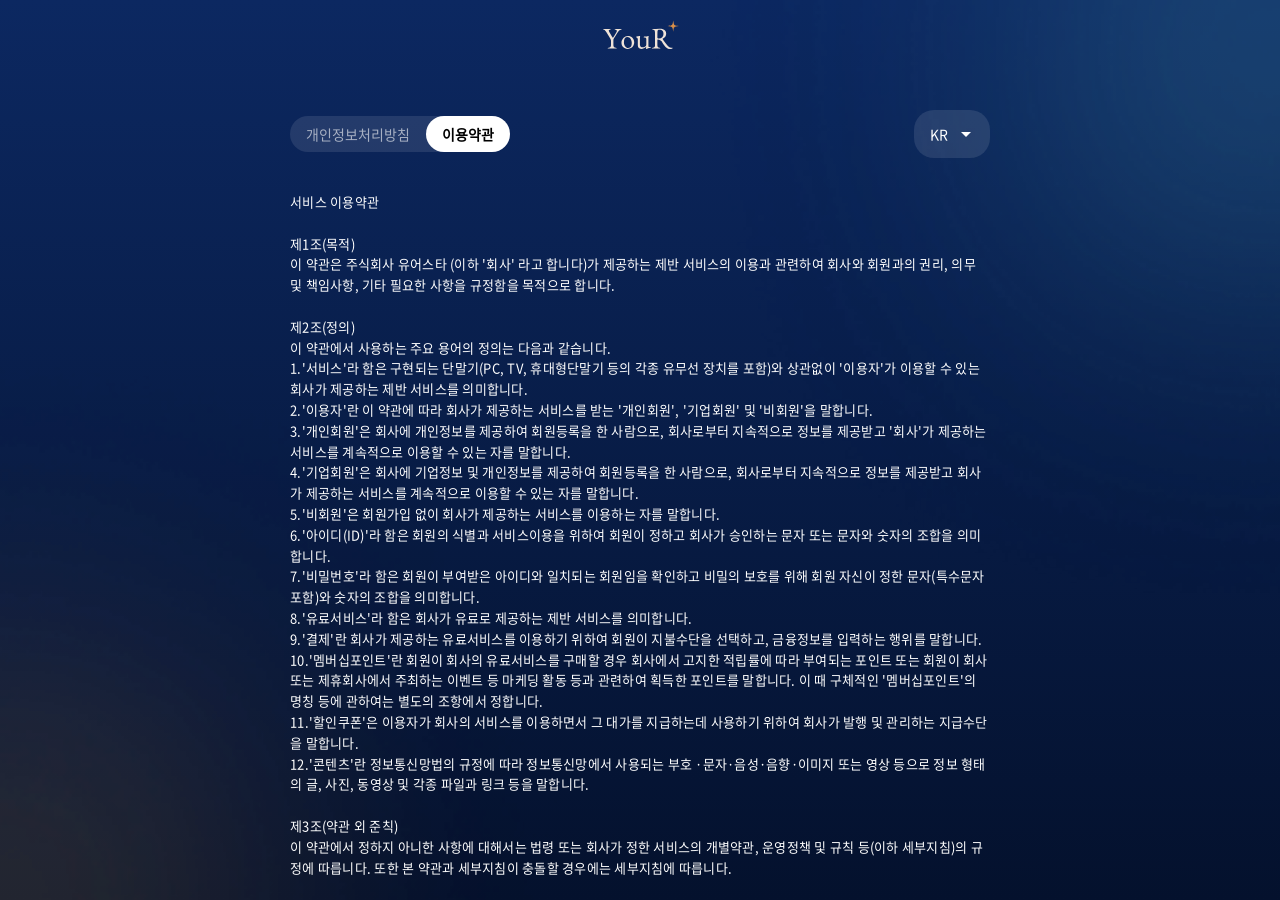
<file: terms-of-service/index.html>
<!DOCTYPE html>
<html lang="ko">
<head>
<meta charset="utf-8">
<meta name="viewport" content="width=device-width, initial-scale=1">
<title>이용약관 | YouR Star Inc.</title>
<meta name="description" content="주식회사 유어스타(YouR Star Inc.) 서비스 이용약관입니다. 회사와 이용자의 권리, 의무 및 책임사항을 안내합니다.">
<link rel="canonical" href="https://yourstar.space/terms-of-service/">
<link rel="alternate" hreflang="ko" href="https://yourstar.space/terms-of-service/">
<link rel="alternate" hreflang="en" href="https://yourstar.space/terms-of-service/?lang=en">
<meta name="robots" content="index, follow">
<meta name="theme-color" content="#0C2861">
<meta property="og:type" content="website">
<meta property="og:site_name" content="YouR Star Inc.">
<meta property="og:title" content="이용약관 | YouR Star Inc.">
<meta property="og:description" content="주식회사 유어스타(YouR Star Inc.) 서비스 이용약관입니다. 회사와 이용자의 권리, 의무 및 책임사항을 안내합니다.">
<meta property="og:url" content="https://yourstar.space/terms-of-service/">
<meta property="og:image" content="https://yourstar.space/oglink.png">
<link rel="icon" type="image/png" href="/favicon.png">
<link rel="icon" type="image/png" sizes="32x32" href="/icons/favicon-32.png">
<link rel="apple-touch-icon" href="/icons/apple-touch-icon.png">
<link rel="manifest" href="/manifest.json">
<link rel="preload" href="/assets/fonts/noto-sans-kr-regular.woff2" as="font" type="font/woff2" crossorigin>
<link rel="stylesheet" href="/assets/css/legal.css">
</head>
<body class="legal-body" data-tab="terms-of-service">
<div class="legal-bg" aria-hidden="true">
  <img class="legal-glow legal-glow--bl" src="/assets/images/glow-bottom-left.webp" alt="" decoding="async">
  <img class="legal-glow legal-glow--tr" src="/assets/images/glow-top-right.webp" alt="" decoding="async">
</div>
<header class="legal-appbar">
  <a class="legal-logo" href="/" aria-label="YouR Star Inc. 홈으로 이동 (Back to home)"><img src="/assets/svgs/logo.svg" alt="YouR Star" width="77" height="40"></a>
  <p class="legal-appbar-title" aria-hidden="true">Terms of Service</p>
</header>
<main class="legal-main">
  <nav class="legal-controls" aria-label="법적 고지 (Legal)">
    <div class="legal-tabs">
      <a class="legal-tab" href="/privacy-policy/">개인정보처리방침</a>
      <a class="legal-tab is-selected" href="/terms-of-service/" aria-current="page">이용약관</a>
    </div>
    <div class="legal-lang">
      <label class="legal-sr" for="legal-lang-select">Language / 언어</label>
      <select id="legal-lang-select" class="legal-lang-select">
        <option value="kr" selected>KR</option>
        <option value="en">EN</option>
      </select>
      <svg class="legal-lang-icon" viewBox="0 0 24 24" width="24" height="24" aria-hidden="true"><path d="M7 10l5 5 5-5z" fill="#fff"/></svg>
    </div>
  </nav>
  <div class="legal-scroll" id="legal-scroll" tabindex="0">
    <article class="legal-doc is-active" lang="ko" data-lang="kr">
<h1 class="legal-doc-title">서비스 이용약관</h1>
<div class="legal-gap" aria-hidden="true"></div>
<h2>제1조(목적)</h2>
<p>이 약관은 주식회사 유어스타 (이하 '회사' 라고 합니다)가 제공하는 제반 서비스의 이용과 관련하여 회사와 회원과의 권리, 의무 및 책임사항, 기타 필요한 사항을 규정함을 목적으로 합니다.</p>
<div class="legal-gap" aria-hidden="true"></div>
<h2>제2조(정의)</h2>
<p>이 약관에서 사용하는 주요 용어의 정의는 다음과 같습니다.</p>
<p>1.'서비스'라 함은 구현되는 단말기(PC, TV, 휴대형단말기 등의 각종 유무선 장치를 포함)와 상관없이 '이용자'가 이용할 수 있는 회사가 제공하는 제반 서비스를 의미합니다.</p>
<p>2.'이용자'란 이 약관에 따라 회사가 제공하는 서비스를 받는 '개인회원', '기업회원' 및 '비회원'을 말합니다.</p>
<p>3.'개인회원'은 회사에 개인정보를 제공하여 회원등록을 한 사람으로, 회사로부터 지속적으로 정보를 제공받고 '회사'가 제공하는 서비스를 계속적으로 이용할 수 있는 자를 말합니다.</p>
<p>4.'기업회원'은 회사에 기업정보 및 개인정보를 제공하여 회원등록을 한 사람으로, 회사로부터 지속적으로 정보를 제공받고 회사가 제공하는 서비스를 계속적으로 이용할 수 있는 자를 말합니다.</p>
<p>5.'비회원'은 회원가입 없이 회사가 제공하는 서비스를 이용하는 자를 말합니다.</p>
<p>6.'아이디(ID)'라 함은 회원의 식별과 서비스이용을 위하여 회원이 정하고 회사가 승인하는 문자 또는 문자와 숫자의 조합을 의미합니다.</p>
<p>7.'비밀번호'라 함은 회원이 부여받은 아이디와 일치되는 회원임을 확인하고 비밀의 보호를 위해 회원 자신이 정한 문자(특수문자 포함)와 숫자의 조합을 의미합니다.</p>
<p>8.'유료서비스'라 함은 회사가 유료로 제공하는 제반 서비스를 의미합니다.</p>
<p>9.'결제'란 회사가 제공하는 유료서비스를 이용하기 위하여 회원이 지불수단을 선택하고, 금융정보를 입력하는 행위를 말합니다.</p>
<p>10.'멤버십포인트'란 회원이 회사의 유료서비스를 구매할 경우 회사에서 고지한 적립률에 따라 부여되는 포인트 또는 회원이 회사 또는 제휴회사에서 주최하는 이벤트 등 마케딩 활동 등과 관련하여 획득한 포인트를 말합니다. 이 때 구체적인 '멤버십포인트'의 명칭 등에 관하여는 별도의 조항에서 정합니다.</p>
<p>11.'할인쿠폰'은 이용자가 회사의 서비스를 이용하면서 그 대가를 지급하는데 사용하기 위하여 회사가 발행 및 관리하는 지급수단을 말합니다.</p>
<p>12.'콘텐츠'란 정보통신망법의 규정에 따라 정보통신망에서 사용되는 부호 ·문자·음성·음향·이미지 또는 영상 등으로 정보 형태의 글, 사진, 동영상 및 각종 파일과 링크 등을 말합니다.</p>
<div class="legal-gap" aria-hidden="true"></div>
<h2>제3조(약관 외 준칙)</h2>
<p>이 약관에서 정하지 아니한 사항에 대해서는 법령 또는 회사가 정한 서비스의 개별약관, 운영정책 및 규칙 등(이하 세부지침)의 규정에 따릅니다. 또한 본 약관과 세부지침이 충돌할 경우에는 세부지침에 따릅니다.</p>
<div class="legal-gap" aria-hidden="true"></div>
<h2>제4조(약관의 효력과 변경)</h2>
<ul><li>1. 이 약관은 주식회사 유어스타(이)가 제공하는 모든 인터넷서비스에 게시하여 공시합니다. '회사'는 ‘전자상거래 등에서의 소비자보호에 관한 법률(이하 '전자상거래법'이라 함)', '약관의 규제에 관한 법률(이하 '약관규제법'이라 함)', '전자문서 및 전자거래 기본법(이하 '전자문서법'이라 함)', ‘전자금융거래법 ‘, '정보통신망 이용촉진 및 정보보호 등에 관한 법률(이하 '정보통신망법'이라 함)', '소비자기본법' 등 관계 법령(이하 '관계법령' 이라 함)에 위배되지 않는 범위 내에서 이 약관을 변경할 수 있으며, 회사는 약관이 변경되는 경우에 변경된 약관의 내용과 시행일을 정하여, 그 시행일로부터 최소 7일 (이용자에게 불리하거나 중대한 사항의 변경은 30일) 이전부터 시행일 후 상당한 기간 동안 공지하고, 기존 이용자에게는 변경된 약관, 적용일자 및 변경사유(변경될 내용 중 중요사항에 대한 설명을 포함)를 별도의 전자적 수단(전자우편, 문자메시지, 서비스 내 전자쪽지발송, 알림 메시지를 띄우는 등의 방법)으로 개별 통지합니다. 변경된 약관은 공지하거나 통지한 시행일로부터 효력이 발생합니다.</li><li>2. 회사가 제1항에 따라 개정약관을 공지 또는 통지하는 경우 '변경에 동의하지 아니한 경우 공지일 또는 통지를 받은 날로부터 7일(이용자에게 불리하거나 중대한 사항의 변경인 경우에는 30일) 내에 계약을 해지할 수 있으며, 계약해지의 의사표시를 하지 아니한 경우에는 변경에 동의한 것으로 본다.' 라는 취지의 내용을 함께 통지합니다.</li><li>3. 이용자가 제2항의 공지일 또는 통지를 받은 날로부터 7일(또는 이용자에게 불리하거나 중대한 사항의 변경인 경우에는 30일)내에 변경된 약관에 대해 거절의 의사를 표시하지 않았을 때에는 본 약관의 변경에 동의한 것으로 간주합니다.</li></ul>
<div class="legal-gap" aria-hidden="true"></div>
<h2>제5조(이용자에 대한 통지)</h2>
<ul><li>1. 회사는 이 약관에 별도 규정이 없는 한 이용자에게 전자우편, 문자메시지(SMS), 전자쪽지, 푸쉬(Push)알림 등의 전자적 수단을 이용하여 통지할 수 있습니다.</li><li>2. 회사는 이용자 전체에 대한 통지의 경우 7일 이상 회사가 운영하는 웹사이트 내의 게시판에 게시함으로써 제1항의 통지에 갈음할 수 있습니다. 다만, 이용자 본인의 거래와 관련하여 중대한 영향을 미치는 사항에 대하여는 제1항의 개별 통지를 합니다.</li><li>3. 회사는 이용자의 연락처 미기재, 변경 후 미수정, 오기재 등으로 인하여 개별 통지가 어려운 경우에 한하여 전항의 공지를 함으로써 개별 통지를 한 것으로 간주합니다.</li></ul>
<div class="legal-gap" aria-hidden="true"></div>
<h2>제6조(이용계약의 체결)</h2>
<p>이용계약은 다음의 경우에 체결됩니다.</p>
<ul><li>1. 이용자가 회원으로 가입하고자 하는 경우 이용자가 약관의 내용에 대하여 동의를 한 다음 회원가입신청을 하고 회사가 이러한 신청에 대하여 승낙한 때</li><li>2. 이용자가 회원 가입 없이 이용할 수 있는 서비스에 대하여 회원 가입의 신청없이 서비스를 이용하고자 하는 경우에는 회사 서비스 이용을 위해 결제하는 때</li><li>3. 이용자가 회원가입 없이 이용할 수 있는 서비스에 대하여 회원가입의 신청없이 무료 서비스를 이용하고자 하는 경우에는 그 무료 서비스와 관련된 사항의 저장 등 부가서비스를 이용하면서 위 1호 및 2호의 절차를 진행한 때</li></ul>
<div class="legal-gap" aria-hidden="true"></div>
<h2>제7조(회원가입에 대한 승낙)</h2>
<ul><li>1. 회사는 이용계약에 대한 요청이 있을 때 서비스 이용을 승낙함을 원칙으로 합니다.</li><li>2. 전항에도 불구하고, 다음 각호의 사유에 해당하는 경우 회사는 회원가입을 보류하거나 거절하는 등 제한할 수 있습니다.</li><li>  가. 가입신청자가 이 약관에 의하여 이전에 회원자격을 상실한 적이 있는 경우(단, 회사의 재가입 승낙을 얻은 경우에는 예외로 함)</li><li>  나. 실명이 아니거나 타인의 명의를 도용한 경우</li><li>  다. 회사가 정하는 필수정보를 누락하거나 허위로 기재한 경우</li><li>  라. 만 14세 미만의 아동, 만 19세 미만의 미성년자, 피한정후견인, 피성년후견인이 법정대리인의 동의를 얻지 않은 경우</li><li>  마. 이용자의 귀책사유로 인하여 승인이 불가능하거나 기타 이 약관 등 회사가 규정한 운영원칙을 위반한 경우</li><li>  바. 신용정보의 이용과 보호에 관한 법률에 따라 PC통신, 인터넷서비스의 신용불량자로 등록되어 있는 경우</li><li>  사. 정보통신윤리위원회에 PC통신, 인터넷서비스의 불량이용자로 등록되어 있는 경우</li><li>  아. 이미 사용 중인 회원정보 또는 공서양속을 저해하는 아이디를 사용하고자 하는 경우</li><li>3. 제1항에 따른 신청에 있어 회사는 서비스 제공에 필요한 경우 전문기관을 통한 실명확인 및 본인인증을 요청할 수 있습니다.</li><li>4. 회사는 서비스 관련 설비의 여유가 없거나, 기술상 또는 업무상 문제가 있는 경우에는 승낙을 유보할 수 있습니다.</li><li>5. 제2항과 제4항에 따라 서비스 이용을 승낙하지 아니하거나 유보한 경우, 회사는 원칙적으로 이를 서비스 이용 신청자에게 알리도록 합니다. 단, 회사의 귀책사유 없이 이용자에게 알릴 수 없는 경우에는 예외로 합니다.</li><li>6. 이용계약의 성립 시기는 제6조 제1호의 경우에는 회사가 가입완료를 신청절차 상에서 표시한 시점, 제6조 제2호의 경우에는 결제가 완료되었다는 표시가 된 시점으로 합니다.</li><li>7. 회사는 회원에 대해 회사정책에 따라 등급별로 구분하여 이용시간, 이용횟수, 서비스 메뉴 등을 세분하여 이용에 차등을 둘 수 있습니다.</li><li>8. 회사는 회원에 대하여 '영화및비디오물의진흥에관한법률' 및 '청소년보호법' 등에 따른 등급 및 연령 준수를 위하여 이용제한이나 등급별 제한을 둘 수 있습니다.</li></ul>
<div class="legal-gap" aria-hidden="true"></div>
<h2>제8조(회원정보의 변경)</h2>
<ul><li>1. 회원은 개인정보관리화면을 통하여 언제든지 본인의 개인정보를 열람하고 수정할 수 있습니다. 다만, 서비스 관리를 위해 필요한 실명, 아이디 등은 수정이 불가능합니다.</li><li>2. 회원은 회원가입신청 시 기재한 사항이 변경되었을 경우 온라인으로 수정을 하거나 전자우편 기타 방법으로 회사에 대하여 그 변경사항을 알려야 합니다.</li><li>3. 제2항의 변경사항을 회사에 알리지 않아 발생한 불이익에 대하여는 회원에게 책임이 있습니다.</li></ul>
<div class="legal-gap" aria-hidden="true"></div>
<h2>제9조(회원정보의 관리 및 보호)</h2>
<ul><li>1. 회원의 아이디(ID)와 비밀번호에 관한 관리책임은 회원에게 있으며, 이를 제3자가 이용하도록 하여서는 안 됩니다.</li><li>2. 회사는 회원의 아이디(ID)가 개인정보 유출 우려가 있거나, 반사회적 또는 공서양속에 어긋나거나, 회사 또는 서비스의 운영자로 오인할 우려가 있는 경우, 해당 아이디(ID)의 이용을 제한할 수 있습니다.</li><li>3. 회원은 아이디(ID) 및 비밀번호가 도용되거나 제3자가 사용하고 있음을 인지한 경우에는 이를 즉시 회사에 통지하고 안내에 따라야 합니다.</li><li>4. 제3항의 경우 해당 회원이 회사에 그 사실을 통지하지 않거나, 통지하였으나 회사의 안내에 따르지 않아 발생한 불이익에 대하여 회사는 책임지지 않습니다.</li></ul>
<div class="legal-gap" aria-hidden="true"></div>
<h2>제10조(회사의 의무)</h2>
<ul><li>1. 회사는 계속적이고 안정적인 서비스의 제공을 위하여 설비에 장애가 생기거나 멸실된 때에는 이를 지체 없이 수리 또는 복구하며, 다음 각 호의 사유 발생 시 부득이한 경우 예고 없이 서비스의 전부 또는 일부의 제공을 일시 중지할 수 있습니다. 이 경우 그 사유 및 중지 기간 등을 이용자에게 지체 없이 사후 공지합니다.</li><li>  가. 시스템의 긴급점검, 증설, 교체, 시설의 보수 또는 공사를 하기 위하여 필요한 경우</li><li>  나. 새로운 서비스를 제공하기 위하여 시스템교체가 필요하다고 판단되는 경우</li><li>  다. 시스템 또는 기타 서비스 설비의 장애, 유무선 Network 장애 등으로 정상적인 서비스 제공이 불가능할 경우</li><li>  라. 국가비상사태, 정전, 불가항력적 사유로 인한 경우</li><li>2. 회사는 이용계약의 체결, 계약사항의 변경 및 해지 등 이용자와의 계약관련 절차 및 내용 등에 있어 이용자에게 편의를 제공하도록 노력합니다.</li><li>3. 회사는 대표자의 성명, 상호, 주소, 전화번호, 모사전송번호(FAX), 통신판매업 신고번호, 이용약관, 개인정보취급방침 등을 이용자가 쉽게 알 수 있도록 온라인 서비스 초기화면에 게시합니다.</li></ul>
<div class="legal-gap" aria-hidden="true"></div>
<h2>제11조(개인정보보호)</h2>
<ul><li>1. 회사는 이용자들의 개인정보를 중요시하며, 정보통신망 이용촉진 및 정보보호 등에 관한 법률, 개인정보보호법 등 관련 법규를 준수하기 위해 노력합니다. 회사는 개인정보보호정책을 통하여 이용자가 제공하는 개인정보가 어떠한 용도와 방식으로 이용되고 있으며 개인정보보호를 위해 어떠한 조치가 취해지고 있는지 알려드립니다.</li><li>2. 회사가 이용자의 개인정보의 보호 및 사용에 대해서 관련 법규 및 회사의 개인정보처리방침을 적용합니다. 다만, 회사에서 운영하는 웹 사이트 등에서 링크된 외부 웹페이지에서는 회사의 개인정보처리방침이 적용되지 않습니다.</li></ul>
<div class="legal-gap" aria-hidden="true"></div>
<h2>제12조(이용자의 의무)</h2>
<ul><li>1. 이용자는 이용자가입을 통해 이용신청을 하는 경우 사실에 근거하여 신청서를 작성해야 합니다. 이용자가 허위, 또는 타인의 정보를 등록한 경우 회사에 대하여 일체의 권리를 주장할 수 없으며, 회사는 이로 인하여 발생한 손해에 대하여 책임을 부담하지 않습니다.</li><li>2. 이용자는 본 약관에서 규정하는 사항과 기타 회사가 정한 제반 규정, 회사가 공지하는 사항을 준수하여야 합니다. 또한 이용자는 회사의 업무를 방해하는 행위 및 회사의 명예를 훼손하는 행위를 하여서는 안 됩니다.</li><li>3. 이용자는 주소, 연락처, 전자우편 주소 등 회원정보가 변경된 경우 즉시 온라인을 통해 이를 수정해야 합니다. 이 때 변경된 정보를 수정하지 않거나 수정이 지연되어 발생하는 책임은 이용자가 지게 됩니다.</li><li>4. 이용자는 이용자에게 부여된 아이디와 비밀번호를 직접 관리해야 합니다. 이용자의 관리 소홀로 발생한 문제는 회사가 책임을 부담하지 않습니다.</li><li>5. 이용자가 아이디, 닉네임, 기타 서비스 내에서 사용되는 명칭 등을 선정할 때에는 다음 각 호에 해당하는 행위를 해서는 안 됩니다.</li><li>  가. 회사가 제공하는 서비스의 공식 운영자를 사칭하거나 이와 유사한 명칭을 사용하여 다른 이용자에게 혼란을 주는 행위</li><li>  나. 선정적이고 음란한 내용이 포함된 명칭을 사용하는 행위</li><li>  다. 제3자의 상표권, 저작권 등 권리를 침해할 가능성이 있는 명칭을 사용하는 행위</li><li>  라. 제3자의 명예를 훼손하거나, 그 업무를 방해할 가능성이 있는 명칭을 사용하는 행위</li><li>  마. 기타 반사회적이고 관계법령에 저촉되는 내용이 포함된 명칭을 사용하는 행위</li><li>6. 이용자는 회사의 명시적 동의가 없는 한 서비스 이용 권한, 기타 이용 계약상의 지위에 대하여 매도, 증여, 담보제공 등 처분행위를 할 수 없습니다.</li><li>7. 본 조와 관련하여 서비스 이용에 있어 주의사항 등 그 밖의 자세한 내용은 운영정책으로 정하며, 이용자가 서비스 이용약관 및 운영정책을 위반하는 경우 서비스 이용제한, 민형사상의 책임 등 불이익이 발생할 수 있습니다.</li></ul>
<div class="legal-gap" aria-hidden="true"></div>
<h2>제13조(서비스의 제공)</h2>
<ul><li>1. 회사의 서비스는 연중무휴, 1일 24시간 제공을 원칙으로 합니다. 다만 회사 시스템의 유지 보수를 위한 점검, 통신장비의 교체 등 특별한 사유가 있는 경우 서비스의 전부 또는 일부에 대하여 일시적인 제공 중단이 발생할 수 있습니다.</li><li>2. 회사가 제공하는 개별 서비스에 대한 구체적인 안내사항은 개별 서비스 화면에서 확인할 수 있습니다.</li><li>3. 회사가 제공하는 서비스의 내용은 다음과 같습니다.</li><li>  가. Lovely Tales</li></ul>
<div class="legal-gap" aria-hidden="true"></div>
<h2>제14조(서비스의 제한 등)</h2>
<ul><li>1. 회사는 전시, 사변, 천재지변 또는 이에 준하는 국가비상사태가 발생하거나 발생할 우려가 있는 경우와 전기통신사업법에 의한 기간통신사업자가 전기통신서비스를 중지하는 등 부득이한 사유가 있는 경우에는 서비스의 전부 또는 일부를 제한하거나 중지할 수 있습니다.</li><li>2. 무료서비스는 전항의 규정에도 불구하고, 회사의 운영정책 등의 사유로 서비스의 전부 또는 일부가 제한되거나 중지될 수 있으며, 유료로 전환될 수 있습니다.</li><li>3. 회사는 서비스의 이용을 제한하거나 정지하는 때에는 그 사유 및 제한기간, 예정 일시 등을 지체없이 이용자에게 알립니다.</li><li>4. 회사는 사전에 결제정보를 입력 받고, 무료로 제공중인 서비스를 유료로 전환할 경우, 그 사유와 유료 전환 예정 일시를 통지하고 유료 전환에 대한 이용자의 동의를 받습니다.</li></ul>
<div class="legal-gap" aria-hidden="true"></div>
<h2>제15조(서비스의 해제·해지 및 탈퇴 절차)</h2>
<ul><li>1. 이용자가 이용 계약을 해지하고자 할 때는 언제든지 홈페이지 상의 이용자 탈퇴 신청을 통해 이용계약 해지를 요청할 수 있습니다. 단, 신규가입 후 일정 시간 동안 서비스 부정이용 방지 등의 사유로 즉시 탈퇴가 제한될 수 있습니다.</li><li>2. 회사는 이용자가 본 약관에서 정한 이용자의 의무를 위반한 경우 등 비정상적인 이용 또는 부당한 이용과 이용자 금지프로그램 사용하는 경우 또는 타인의 명예를 훼손하거나 모욕하는 방송과 게시물을 작성한 경우 이러한 행위를 금지하거나 삭제를 요청하였음에도 불구하고 최초의 금지 또는 삭제 요청을 포함하여 2회 이상 누적되는 경우 이용자에게 통지하고, 계약을 해지할 수 있습니다.</li><li>3. 회사는 이용자의 청약철회, 해제 또는 해지의 의사표시를 수신한 후 그 사실을 이용자에게 회신합니다. 회신은 이용자가 회사에 대하여 통지한 방법 중 하나에 의하고, 이용자가 회사에 대하여 통지한 연락처가 존재하지 않는 경우에는 회신하지 않을 수 있습니다.</li></ul>
<div class="legal-gap" aria-hidden="true"></div>
<h2>제16조(손해배상)</h2>
<ul><li>1. 회사 또는 이용자는 상대방의 귀책에 따라 손해가 발생하는 경우 손해배상을 청구할 수 있습니다. 다만, 회사는 무료서비스의 장애, 제공 중단, 보관된 자료 멸실 또는 삭제, 변조 등으로 인한 손해에 대하여는 배상책임을 부담하지 않습니다.</li><li>2. 회사가 제공하는 서비스의 이용과 관련하여 회사의 운영정책 및 개인 정보 보호정책, 기타 서비스별 이용약관에서 정하는 내용에 위반하지 않는 한 회사는 어떠한 손해에 대하여도 책임을 부담하지 않습니다.</li></ul>
<div class="legal-gap" aria-hidden="true"></div>
<h2>제17조(면책사항)</h2>
<ul><li>1. 회사는 천재지변 또는 이에 준하는 불가항력으로 인하여 서비스를 제공할 수 없는 경우에는 서비스 제공에 관한 책임을 지지 않습니다.</li><li>2. 회사는 이용자의 귀책사유로 인한 서비스 이용장애에 대하여 책임을 지지 지 않습니다.</li><li>3. 회사는 이용자가 서비스를 이용하며 기대하는 수익을 얻지 못한 것에 대하여 책임 지지 않으며 서비스를 통하여 얻은 자료로 인한 손해 등에 대하여도 책임을 지지 않습니다.</li><li>4. 회사는 이용자가 웹페이지에 게재한 내용의 신뢰도, 정확성 등 내용에 대해서는 책임지지 않으며, 이용자 상호간 또는 이용자와 제3자 상호간 서비스를 매개로 발생한 분쟁에 개입하지 않습니다.</li></ul>
<div class="legal-gap" aria-hidden="true"></div>
<h2>제18조(정보의 제공 및 광고의 게재)</h2>
<ul><li>1. 회사는 이용자가 서비스 이용 중 필요하다고 인정되는 각종 정보 및 광고를 배너 게재, 전자우편(E-Mail), 휴대폰 메세지, 전화, 우편 등의 방법으로 이용자에게 제공(또는 전송)할 수 있습니다. 다만, 이용자는 이를 원하지 않을 경우 회사가 제공하는 방법에 따라 수신을 거부할 수 있습니다.</li><li>2. 이용자가 수신 거부를 한 경우에도 이용약관, 개인정보보호정책, 기타 이용자의 이익에 영향을 미칠 수 있는 중요한 사항의 변경 등 '정보통신망이용촉진 및 정보보호 등에 관한 법률'에서 정하는 사유 등 이용자가 반드시 알고 있어야 하는 사항에 대하여는 전자우편 등의 방법으로 정보를 제공할 수 있습니다.</li><li>3. 제1항 단서에 따라 이용자가 수신 거부 조치를 취한 경우 이로 인하여 회사가 거래 관련 정보, 이용 문의에 대한 답변 등의 정보를 전달하지 못한 경우 회사는 이로 인한 책임이 없습니다.</li><li>4. 회사는 '정보통신망법' 시행령에 따라 2년마다 영리 목적의 광고정 정보 전송에 대한 수신동의 여부를 확인합니다.</li><li>5. 회사는 광고주의 판촉 활동에 이용자가 참여하거나, 거래의 결과로서 발생하는 손실 또는 손해에 대하여는 책임을 지지 않습니다.</li></ul>
<div class="legal-gap" aria-hidden="true"></div>
<h2>제19조(멤버십 포인트 등)</h2>
<ul><li>1. 회원은 유료서비스를 구입하고 그에 따른 대금을 결제한 경우나 회사 또는 제휴회사에서 주최하는 이벤트, 추가 적립 서비스 등 마케팅 활동 등과 관련하여, 회사의 포인트 적립 정책에 따라 당근를 부여받게 됩니다.</li></ul>
<p>2.'할인쿠폰'은 회사가 구매활동 또는 이벤트 참여 등에 따른 보상으로 발행 합니다. 이 때 발행된 쿠폰은 사용하거나 만료되면 소멸되며 현금으로 환급되지 않습니다.</p>
<ul><li>3. 당근 은 현금으로 환급될 수 없습니다. 포인트의 사용기간이 만료되거나 구매 취소 시 또는 이용계약이 종료되면 소멸합니다.</li></ul>
<div class="legal-gap" aria-hidden="true"></div>
<h2>제20조(유료서비스의 결제 등)</h2>
<ul><li>1. 회사가 제공하는 유료서비스를 이용하는 경우 이용자는 이용대금을 납부하는 것을 원칙으로 합니다. 이 때 회사가 제공하는 유료서비스에 대한 이용요금의 결제방법은 아래 각 호와 같습니다.</li><li>  가. 선불카드, 직불카드, 신용카드 등의 각종 카드결제</li><li>  나. 인앱결제 (Apple, Google)</li><li>2. 회사는 이용자가 결제수단에 대해 정당한 사용권한을 가지고 있는지의 여부를 확인할 수 있으며, 이에 대한 확인이 완료될 때까지 거래 진행을 중지하거나, 확인이 불가한 해당 거래를 취소할 수 있습니다.</li><li>3. 회사의 정책 및 제1항의 결제업체(이동통신사, 카드사 등) 및 결제대행업체의 기준에 따라 이용자 당 월 누적 결제액 및 충전한도가 제한될 수 있습니다. 해당 기준을 초과한 경우 유료서비스의 추가 이용은 불가능할 수 있습니다.</li><li>4. 이용자가 대금의 지급이나 결제를 위하여 입력한 정보에 대한 책임은 이용자에게 있습니다.</li></ul>
<div class="legal-gap" aria-hidden="true"></div>
<h2>제21조(환불)</h2>
<ul><li>1. 이용자의 귀책사유로 결제를 취소, 환불하는 경우에는 다음의 절차에 따릅니다.</li><li>  가. 1회로 이용 또는 구매가 완료되는 서비스는 환불이 불가능 합니다.</li><li>  나. 지속적으로 이용가능한 서비스는 이용일수에 해당하는 금액을 차감한 나머지 금액을 환불합니다.</li><li>2. 전항의 규정에도 불구하고 아래 각 호의 경우에는 결제한 전액을 환불합니다.</li><li>  - 결제를 완료한 후 서비스 이용 내역이 없는 경우</li><li>  - 서비스 장애 등 회사의 귀책사유로 서비스를 이용하지 못한 경우</li><li>  - 구매한 서비스가 제공되지 않은 경우</li><li>  - 구매한 서비스가 표시 또는 광고 등과 상이하거나 현저한 차이가 있는 경우</li><li>  - 서비스 자체의 결함으로 서비스 이용이 현저히 불가능 하였던 경우</li><li>3. 회사는 환불시 이용대금의 결제수단과 동일한 방법으로 환불하는 것을 원칙으로 합니다. 다만, 동일한 결제수단으로 환불이 불가능한 경우 회사가 개별서비스에서 정하는 별도의 방법으로 환불합니다.</li><li>4. 회사는 환불 의무가 발생한 날로부터 3영업일 내에 환불절차를 진행합니다. 다만, 환불을 위하여 이용자의 협조가 필요한 경우 이용자의 귀책사유로 환불이 지연된 경우 회사는 지연이자를 부담하지 않습니다.</li><li>5. 환불에 필요한 비용은 귀책사유가 있는 쪽이 부담합니다.</li></ul>
<div class="legal-gap" aria-hidden="true"></div>
<h2>제22조(권리의 귀속)</h2>
<ul><li>1. 회사가 제공하는 서비스에 대한 저작권 등 지식재산권은 회사에 귀속 됩니다.</li><li>2. 회사는 서비스와 관련하여 이용자에게 회사가 정한 조건 따라 회사가 제공하는 서비스를 이용할 수 있는 권한만을 부여하며, 이용자는 이를 양도, 판매, 담보제공 하는 등 처분행위를 할 수 없습니다.</li><li>3. 제1항의 규정에도 불구하고 이용자가 직접 작성한 콘텐츠 및 회사의 제휴계약에 따라 제공된 저작물에 대한 지식재산권은 회사에 귀속되지 않습니다.</li></ul>
<div class="legal-gap" aria-hidden="true"></div>
<h2>제23조(콘텐츠의 관리)</h2>
<ul><li>1. 회원이 작성 또는 창작한 콘텐츠가 '개인정보보호법' 및 '저작권법' 등 관련 법에 위반되는 내용을 포함하는 경우, 관리자는 관련 법이 정한 절차에 따라 해당 콘텐츠의 게시중단 및 삭제 등을 요청할 수 있으며, 회사는 관련 법에 따라 조치를 취하여야 합니다.</li><li>2. 회사는 전항에 따른 권리자의 요청이 없는 경우라도 권리침해가 인정될 만한 사유가 있거나 기타 회사 정책 및 관련 법에 위반되는 경우에는 관련 법에 따라 해당 콘텐츠에 대해 임시조치 등을 취할 수 있습니다.</li></ul>
<div class="legal-gap" aria-hidden="true"></div>
<h2>제24조(콘텐츠의 저작권)</h2>
<ul><li>1. 이용자가 서비스 내에 게시한 콘텐츠의 저작권은 해당 콘텐츠의 저작자에게 귀속됩니다.</li><li>2. 제1항에 불구하고 회사는 서비스의 운영, 전시, 전송, 배포, 홍보 등의 목적으로 별도의 허락 없이 무상으로 저작권법 및 공정한 거래관행에 합치되는 범위 내에서 다음 각 호와 같이 회원이 등록한 콘텐츠를 사용할 수 있습니다.</li><li>  가. 서비스 내에서 이용자가 작성한 콘텐츠의 복제, 수정, 전시, 전송, 배포 등 저작권을 침해하지 않는 범위 내의 2차적저작물 또는 편집 저작물 작성을 위한 사용. 다만, 해당 콘텐츠를 등록한 이용자가 해당 콘텐츠의 삭제 또는 사용 중지를 요청하는 경우 회사는 관련 법에 따라 보존해야하는 사항을 제외하고 관련 콘텐츠를 모두 삭제 또는 사용중지합니다.</li><li>  나. 서비스의 운영, 홍보, 서비스 개선 및 새로운 서비스 개발을 위한 범위 내의 사용</li><li>  다. 미디어, 통신사 등을 통한 홍보목적으로 이용자의 콘텐츠를 제공, 전시하도록 하는 등의 사용.</li></ul>
<div class="legal-gap" aria-hidden="true"></div>
<h2>제25조(관할법원 및 준거법)</h2>
<p>서비스와 관련하여 분쟁이 발생한 경우 관할법원은 회사 소재지 관할법원으로 정하며, 준거법은 대한민국의 법령을 적용합니다.</p>
<div class="legal-gap" aria-hidden="true"></div>
<h2>부 칙</h2>
<p>제1조(시행일)</p>
<p>본 약관은 2025.11.19.부터 시행됩니다.</p>
    </article>
    <article class="legal-doc" lang="en" data-lang="en" hidden>
<h1 class="legal-doc-title">Terms of Service</h1>
<div class="legal-gap" aria-hidden="true"></div>
<h2>Article 1 (Purpose)</h2>
<p>These Terms of Service (the “Terms”) govern the relationship between YouR Star Inc. (the “Company”, “we”, “us” or “our”) and users (“Members”, “Users” or “you”) in connection with the use of the Services that we provide. The Terms set out the rights, obligations and responsibilities of the Company and Users, as well as other necessary matters.</p>
<div class="legal-gap" aria-hidden="true"></div>
<h2>Article 2 (Definitions)</h2>
<p>In these Terms:</p>
<ul><li>1. “Services” means all services provided by the Company that Users can access and use regardless of the type of device used (including PCs, tablets, smartphones, smart TVs and any other wired or wireless devices).</li><li>2. “User” means any individual or entity who uses the Services, including individual Members, corporate Members and non-members.</li><li>3. “Individual Member” means an individual who has provided personal data to the Company, completed Member registration and is continuously provided with information and Services by the Company.</li><li>4. “Corporate Member” means a representative or employee of a corporation who has provided corporate information and personal data, completed Member registration, and is continuously provided with information and Services by the Company.</li><li>5. “Non-member” means a person who uses the Services without registering as a Member.</li><li>6. “ID” or “Account ID” means a combination of letters and/or numbers selected by the Member and approved by the Company for the purpose of identifying the Member and allowing use of the Services.</li><li>7. “Password” means a combination of letters (including special characters) and numbers set by the Member to confirm the Member’s identity and protect the Member’s account.</li><li>8. “Paid Services” means Services or features that the Company provides for a fee.</li><li>9. “Payment” means the act of selecting a payment method and providing the required financial information to pay for Paid Services.</li><li>10. “Membership Points” means points granted to Members when they purchase Paid Services based on the accumulation rate notified by the Company, or points obtained through events, promotions or other marketing activities carried out by the Company or its partners. The specific name and detailed rules for such points may be defined separately.</li><li>11. “Discount Coupon” means a payment instrument issued and managed by the Company that Users can use to pay all or part of the consideration for the Services.</li><li>12. “Content” means any information form such as text, images, photographs, videos, audio, files, links and other materials made available through the Services.</li></ul>
<div class="legal-gap" aria-hidden="true"></div>
<h2>Article 3 (Matters Not Covered by the Terms)</h2>
<p>Matters not expressly provided for in these Terms shall be governed by applicable laws and regulations, individual service-specific terms, operating policies and rules established by the Company (collectively, the “Detailed Policies”). If there is any conflict between these Terms and any Detailed Policy, the Detailed Policy shall prevail with respect to the relevant Service.</p>
<div class="legal-gap" aria-hidden="true"></div>
<h2>Article 4 (Effect and Amendment of the Terms)</h2>
<ul><li>1. These Terms apply to all internet services provided by the Company relating to the Services. The Company may amend these Terms to the extent permitted by applicable laws, including the Act on the Consumer Protection in Electronic Commerce, etc., the Act on the Regulation of Terms and Conditions, the Framework Act on Electronic Documents and Transactions, the Electronic Financial Transactions Act, the Act on Promotion of Information and Communications Network Utilization and Information Protection, and the Framework Act on Consumers, as well as other applicable laws and regulations.</li><li>2. If we amend these Terms, we will specify the effective date and the details of the amendments and notify Users by posting them on our website or within the Services for at least seven (7) days before the effective date (or thirty (30) days in advance for changes that are materially disadvantageous to Users), and by providing individual notice to existing Members via electronic means (such as email, SMS, in-app messages or push notifications).</li><li>3. When providing such notice, we will also inform you that you may terminate the agreement within the notice period if you do not agree to the amended Terms, and that if you do not express your intention to terminate the agreement within that period, you will be deemed to have agreed to the amended Terms.</li><li>4. If you do not explicitly reject the amended Terms within seven (7) days (or thirty (30) days for material changes) from the date you receive or are deemed to have received notice of the amendments, you will be deemed to have agreed to the amended Terms.</li></ul>
<div class="legal-gap" aria-hidden="true"></div>
<h2>Article 5 (Notices to Users)</h2>
<ul><li>1. Unless otherwise specified in these Terms, we may provide notices to Users by email, SMS, in-app message, push notification or other electronic means.</li><li>2. For notices to all Users, we may post the notice on a bulletin board within the Services or on our website for at least seven (7) days in lieu of individual notices. However, matters that may significantly affect an individual User’s transactions will be notified individually where required by law.</li><li>3. If a User fails to provide or update contact information, or provides incorrect information making individual notice difficult, posting a notice under paragraph 2 shall be deemed to constitute individual notice.</li></ul>
<div class="legal-gap" aria-hidden="true"></div>
<h2>Article 6 (Formation of the Service Agreement)</h2>
<p>A service agreement between the Company and the User (the “Service Agreement”) is formed in the following cases:</p>
<ul><li>1. Where a User wishes to register as a Member, the agreement is formed when the User agrees to these Terms, submits a membership registration application, and the Company approves the application.</li><li>2. Where a User uses Paid Services that do not require Member registration, the agreement is formed when the User completes the payment process for the relevant Service.</li><li>3. Where a User uses free Services without Member registration and later uses additional features such as saving content or settings that require Member registration, the agreement is formed when the User completes the Member registration procedure and/or payment procedure as described above.</li></ul>
<div class="legal-gap" aria-hidden="true"></div>
<h2>Article 7 (Acceptance of Membership Registration)</h2>
<ul><li>1. As a general rule, the Company will accept membership applications unless there is a reasonable ground for refusal.</li><li>2. Notwithstanding the foregoing, the Company may withhold or refuse acceptance of an application in the following cases:</li><li>   (1) The applicant has previously had their membership revoked due to a violation of these Terms, unless the Company has granted permission for re-registration.</li><li>   (2) The application is not made in the applicant’s real name or uses another person’s identity.</li><li>   (3) The applicant omits or falsifies required information.</li><li>   (4) The applicant is under the minimum age required by applicable law (for example, a child under 14 in Korea) and has not obtained the consent of a legal guardian, or a minor lacking capacity who has not obtained such consent, where required by law.</li><li>   (5) It is otherwise difficult to approve the application due to reasons attributable to the applicant, or the application violates these Terms or our operating policies.</li><li>   (6) The applicant is registered as a credit delinquent for online services under applicable credit information laws.</li><li>   (7) The applicant is registered as a delinquent user of online services with a competent ethics or regulatory body.</li><li>   (8) The applicant attempts to use an ID that is already in use, or that is obscene, offensive, or likely to cause confusion with the Company or Service operators.</li><li>3. In processing membership applications, the Company may verify the applicant’s identity using professional verification services where necessary.</li><li>4. The Company may postpone acceptance if there is a lack of service capacity, technical or operational difficulties, or other valid reasons.</li><li>5. If the Company refuses or withholds acceptance in accordance with paragraphs 2 or 4, the Company will, in principle, inform the applicant, unless the Company is unable to do so for reasons not attributable to the Company.</li><li>6. The Service Agreement is deemed to be formed at the time the Company indicates that registration is complete in the membership registration procedure, or when payment completion is confirmed in the case of Paid Services used without registration.</li><li>7. The Company may classify Members into different levels according to internal policy and may differentiate the scope of Services, usage time, frequency of use, or available features by Member level.</li><li>8. The Company may restrict access to certain Content or Services based on ratings and age restrictions under applicable laws, including laws relating to the promotion of motion pictures and videos and youth protection.</li></ul>
<div class="legal-gap" aria-hidden="true"></div>
<h2>Article 8 (Changes to Member Information)</h2>
<ul><li>1. Members may view and edit their personal information at any time through the account management screens in the Service. However, certain core information such as real name or ID may not be modifiable for service and security reasons.</li><li>2. If the information provided at the time of registration changes, the Member must promptly update the information online or inform the Company via email or other methods.</li><li>3. The Member is responsible for any disadvantages arising from failure to update the information.</li></ul>
<div class="legal-gap" aria-hidden="true"></div>
<h2>Article 9 (Management and Protection of Member Information)</h2>
<ul><li>1. Members are responsible for managing their ID and password and must not allow any third party to use them.</li><li>2. If the Company reasonably believes that an ID is likely to lead to a privacy breach, is offensive or contrary to public morality, or is likely to be confused with the Company or its staff, the Company may restrict the use of such ID.</li><li>3. If a Member becomes aware that their ID or password has been stolen or is being used by a third party, the Member must immediately notify the Company and follow the Company’s instructions.</li><li>4. If the Member fails to notify the Company or fails to follow the Company’s instructions after notification, the Company is not responsible for any damages arising therefrom.</li></ul>
<div class="legal-gap" aria-hidden="true"></div>
<h2>Article 10 (Company’s Obligations)</h2>
<ul><li>1. The Company will use reasonable efforts to provide continuous and stable Services. If a system failure or loss occurs, we will repair or restore the system without undue delay. However, we may suspend all or part of the Services without prior notice in urgent situations, such as:</li><li>   (1) When performing emergency inspections, maintenance, replacement or construction of systems and facilities.</li><li>   (2) When system replacement is necessary to provide new Services.</li><li>   (3) When normal service provision is impossible due to system or network failures.</li><li>   (4) In the event of force majeure, such as war, natural disaster, power outage or other emergency.</li><li>   In such cases, we will inform Users of the reason for the suspension and the expected duration as soon as reasonably practicable.</li><li>2. The Company will endeavor to provide convenient procedures for conclusion, modification and termination of Service Agreements and other contract-related matters with Users.</li><li>3. The Company will display its corporate name, representative’s name, address, phone number, business registration or equivalent information, Terms of Service, Privacy Policy and other legally required information on the initial screen of its online Services so that Users can easily access them.</li></ul>
<div class="legal-gap" aria-hidden="true"></div>
<h2>Article 11 (Protection of Personal Data)</h2>
<ul><li>1. The Company considers Users’ personal data to be very important and strives to comply with applicable laws on data protection, including the Act on Promotion of Information and Communications Network Utilization and Information Protection and the Personal Information Protection Act of the Republic of Korea, as well as equivalent laws in other jurisdictions where applicable.</li><li>2. The collection, use and protection of personal data in connection with the Services are governed by the Privacy Policy separately established by the Company. However, third-party websites linked from the Services are not governed by our Privacy Policy, and we are not responsible for their data protection practices.</li></ul>
<div class="legal-gap" aria-hidden="true"></div>
<h2>Article 12 (User Obligations)</h2>
<ul><li>1. When applying for membership, Users must provide accurate and truthful information. Users who provide false information or use another person’s information cannot assert any rights against the Company in respect of such account, and the Company is not liable for damages arising therefrom.</li><li>2. Users must comply with these Terms, Detailed Policies, notices provided by the Company, and applicable laws and must not interfere with the Company’s operations or damage its reputation.</li><li>3. Users must promptly update any changes in their address, contact information, email address or other registration details using the methods provided by the Company. Users are responsible for any disadvantages caused by failure to update such information.</li><li>4. Users are responsible for managing their ID, nickname and other names used in the Services, and the Company is not liable for any damage caused by inadequate management.</li><li>5. When selecting an ID, nickname or other name used in the Services, Users must not:</li><li>   (1) Impersonate or appear to impersonate the Company, its employees or official operators, thereby causing confusion among other Users.</li><li>   (2) Use obscene, sexually explicit or otherwise inappropriate terms.</li><li>   (3) Use names that may infringe third-party rights such as trademarks or copyrights.</li><li>   (4) Use names that defame others or interfere with their business.</li><li>   (5) Use names that are otherwise antisocial or contrary to applicable law.</li><li>6. Users may not transfer, sell, gift, pledge or otherwise dispose of their account, Service usage rights or any status under the Service Agreement without the Company’s express prior consent.</li><li>7. Violations of this Article or the operating policies may result in restrictions on Service use, suspension or termination of the account and/or civil or criminal liability, as permitted by law.</li></ul>
<div class="legal-gap" aria-hidden="true"></div>
<h2>Article 13 (Provision of Services)</h2>
<ul><li>1. The Services are, in principle, provided 24 hours a day, 7 days a week, unless there are special circumstances such as maintenance or system upgrades. However, the Company may temporarily suspend all or part of the Services if necessary for system inspections, upgrades or other operational reasons.</li><li>2. Detailed information about individual Services is provided on the relevant Service screens.</li><li>3. The Services provided by the Company currently include:</li><li>   (1) “Lovely Tales” and related features and content; and</li><li>   (2) Any other services that the Company may provide in the future.</li></ul>
<div class="legal-gap" aria-hidden="true"></div>
<h2>Article 14 (Service Restrictions, Suspension and Changes)</h2>
<ul><li>1. The Company may restrict or suspend all or part of the Services in the event of war, natural disaster, national emergency, or if a telecommunications carrier suspends telecommunications services or other unavoidable circumstances arise.</li><li>2. Free Services may be restricted, suspended or converted into Paid Services in accordance with the Company’s operational policies, subject to applicable law.</li><li>3. When the Company restricts or suspends the Services, it will notify Users of the reason, the scope of the restriction and the expected duration as soon as reasonably practicable.</li><li>4. If the Company decides to convert a free Service into a Paid Service after obtaining Users’ payment information, the Company will inform Users of the reason and the scheduled date of conversion and obtain the User’s consent to the Paid Service in advance, to the extent required by law.</li></ul>
<div class="legal-gap" aria-hidden="true"></div>
<h2>Article 15 (Termination of the Service Agreement and Account Deletion)</h2>
<ul><li>1. Users may terminate the Service Agreement and request account deletion at any time through the account deletion function provided in the Service or on the website. For security or fraud-prevention reasons, immediate deletion may be temporarily restricted for a certain period after initial registration, in accordance with applicable law.</li><li>2. The Company may terminate the Service Agreement if a User:</li><li>   (1) Violates these Terms, the Detailed Policies or applicable laws;</li><li>   (2) Uses unauthorized programs, exploits vulnerabilities, engages in fraudulent or otherwise abnormal usage, or uses prohibited automation tools;</li><li>   (3) Defames or insults others, or posts unlawful or harmful content, and continues such behavior after at least one prior warning or deletion request.</li><li>   In such cases, the Company will notify the User and may immediately terminate the Service Agreement where permitted by law.</li><li>3. After receiving a User’s withdrawal, cancellation or termination request, the Company will confirm receipt using one of the User’s registered contact methods, unless no valid contact details exist.</li></ul>
<div class="legal-gap" aria-hidden="true"></div>
<h2>Article 16 (Damages)</h2>
<ul><li>1. The Company or the User may claim damages from the other party if the other party’s intentional or negligent act causes damage in connection with the use of the Services.</li><li>2. However, to the maximum extent permitted by applicable law, the Company is not liable for:</li><li>   (1) Interruptions, suspensions or errors in free Services;</li><li>   (2) Loss, deletion or alteration of stored data not caused by our gross negligence or willful misconduct; or</li><li>   (3) Any other damage unless expressly provided otherwise in applicable law, the Privacy Policy or individual Service terms.</li></ul>
<div class="legal-gap" aria-hidden="true"></div>
<h2>Article 17 (Disclaimer)</h2>
<ul><li>1. The Company is not liable for failure to provide the Services due to force majeure, such as natural disasters, wars, acts of government, or other events beyond our reasonable control.</li><li>2. The Company is not responsible for Service disruptions caused by the User’s actions or omissions.</li><li>3. The Company does not guarantee that Users will achieve any particular result or revenue through use of the Services and is not responsible for any losses resulting from reliance on information obtained through the Services.</li><li>4. The Company is not responsible for the accuracy, reliability or content of any information posted by Users, nor is it obliged to mediate disputes between Users or between Users and third parties arising out of the Services.</li></ul>
<div class="legal-gap" aria-hidden="true"></div>
<h2>Article 18 (Provision of Information and Advertisements)</h2>
<ul><li>1. The Company may provide various information and advertisements that we consider necessary during your use of the Services via banners, emails, SMS, phone calls, postal mail, push notifications or other methods, in accordance with applicable marketing and spam laws. Users may opt out of receiving marketing communications at any time using the methods provided by the Company.</li><li>2. Even if a User opts out of marketing communications, the Company may still send important notices (such as changes to these Terms, the Privacy Policy or matters that may affect the User’s rights) as permitted or required by law.</li><li>3. If the Company is unable to deliver transaction-related information or responses to inquiries due to the User’s opt-out request or invalid contact details, the Company is not responsible for any resulting disadvantages.</li><li>4. Where required by law (for example, under the Act on Promotion of Information and Communications Network Utilization and Information Protection in Korea), the Company will periodically confirm the User’s consent to receive marketing communications.</li><li>5. The Company is not responsible for any losses arising from transactions or participation between Users and advertisers, including promotional activities hosted by third-party advertisers, unless otherwise required by law.</li></ul>
<div class="legal-gap" aria-hidden="true"></div>
<h2>Article 19 (Membership Points and Coupons)</h2>
<ul><li>1. When a Member purchases Paid Services and pays the corresponding fee, or participates in events or promotions organized by the Company or its partners, the Company may grant Membership Points in accordance with its point accumulation policy.</li><li>2. Discount Coupons may be issued as rewards for certain actions, such as purchases or participation in events. Coupons expire upon use or at the end of the validity period specified and are not redeemable for cash unless required by law.</li><li>3. Membership Points are not redeemable for cash and may expire upon the lapse of their validity period, upon cancellation of related transactions, or upon termination of the Service Agreement.</li></ul>
<div class="legal-gap" aria-hidden="true"></div>
<h2>Article 20 (Payment for Paid Services)</h2>
<ul><li>1. Users who use Paid Services must pay the applicable fees in accordance with the pricing and payment conditions announced by the Company for each Paid Service.</li><li>2. Accepted payment methods include:</li><li>   (1) Credit cards, debit cards, prepaid cards and other card payments;</li><li>   (2) In-app payments via platforms such as Apple App Store and Google Play.</li><li>3. The Company may verify whether the User is authorized to use the selected payment method. We may suspend or cancel a transaction until such verification is completed.</li><li>4. The total amount that a User may pay or charge in a given period may be limited based on our policies or the policies of payment providers (such as card companies, mobile carriers or payment gateways). If such limits are exceeded, additional use of Paid Services may not be possible.</li><li>5. Users are responsible for the accuracy of the payment information they provide.</li></ul>
<div class="legal-gap" aria-hidden="true"></div>
<h2>Article 21 (Refunds)</h2>
<ul><li>1. If a User cancels or requests a refund for reasons attributable to the User, the following rules apply:</li><li>   (1) For one-time services that are fully provided immediately upon purchase (such as a single-use content item), refunds may not be available once the service has been provided, except where required by law.</li><li>   (2) For continuous or subscription-type services, we may issue refunds on a pro rata basis by deducting the value of the portion of the service already used, in accordance with applicable law and our refund policy.</li><li>2. Notwithstanding paragraph 1, the Company will refund the full amount paid in the following cases:</li><li>   (1) The User has not used the Service at all after payment and requests a refund within the period allowed by applicable law.</li><li>   (2) The User is unable to use the Service due to reasons solely attributable to the Company (such as prolonged service failure).</li><li>   (3) The purchased Service is not provided.</li><li>   (4) The Service materially differs from what was advertised or described.</li><li>   (5) There is a defect in the Service that makes normal use significantly impossible.</li><li>3. Refunds will, in principle, be made using the same payment method used for the original transaction, unless this is not possible, in which case an alternative method may be used in accordance with applicable law and our policies.</li><li>4. We will process refunds within three (3) business days of the date on which our refund obligation arises, subject to any additional time required by payment providers. If delays occur due to reasons attributable to the User (for example, failure to provide necessary information), we are not responsible for any delay interest.</li><li>5. Refund-related costs are borne by the party responsible for the cause of the refund, to the extent permitted by law.</li></ul>
<div class="legal-gap" aria-hidden="true"></div>
<h2>Article 22 (Intellectual Property Rights)</h2>
<ul><li>1. All intellectual property rights (including copyrights, trademarks, service marks, logos, designs, graphics, user interface elements, software and databases) relating to the Services are owned by the Company or its licensors.</li><li>2. The Company grants Users a personal, limited, non-exclusive, non-transferable and revocable license to use the Services in accordance with these Terms and any applicable Detailed Policies. Users may not transfer, sell, license, pledge or otherwise dispose of this license.</li><li>3. Notwithstanding paragraph 1, copyrights and other intellectual property rights in content created directly by Users and third-party content provided under license to the Company remain with the respective rights holders, subject to licenses granted under these Terms.</li></ul>
<div class="legal-gap" aria-hidden="true"></div>
<h2>Article 23 (Management of User Content)</h2>
<ul><li>1. If content created or posted by a User violates applicable laws such as data protection laws or copyright laws, or infringes third-party rights, the rights holder may request that the Company remove or block the content. In such cases, the Company will take the measures required by applicable law.</li><li>2. Even without a rights holder’s request, if the Company reasonably believes that User content infringes rights or violates these Terms, the Detailed Policies or applicable laws, the Company may temporarily block access to or remove the content in accordance with applicable law.</li></ul>
<div class="legal-gap" aria-hidden="true"></div>
<h2>Article 24 (User Content and Licenses)</h2>
<ul><li>1. The copyright in content posted by Users in the Services belongs to the respective Users, subject to any rights of third parties.</li><li>2. By posting content within the Services, Users grant the Company a non-exclusive, worldwide, royalty-free license (to the extent permitted by law) to use, reproduce, modify, adapt, translate, distribute, publish, publicly display and create derivative works from such content for the following purposes:</li><li>   (1) Operating, improving and maintaining the Services, including creating backup copies and displaying content within the Services.</li><li>   (2) Promoting the Services (for example, by displaying screenshots or samples containing User content), to the extent consistent with fair trade practices and applicable law.</li><li>3. If a User deletes their content or requests that we stop using it, we will cease using the content for the above purposes and delete it to the extent technically feasible, except where we are required by law to retain it or where it is already included in backups or materials that cannot be reasonably altered.</li></ul>
<div class="legal-gap" aria-hidden="true"></div>
<h2>Article 25 (Governing Law and Jurisdiction)</h2>
<ul><li>1. These Terms and any disputes arising out of or in connection with the Services shall be governed by the laws of the Republic of Korea, without regard to conflict of law principles, unless mandatory laws in the User’s country of residence require otherwise.</li><li>2. Any dispute between the Company and a User arising out of or relating to the Services shall be submitted to the competent courts having jurisdiction over the location of the Company’s principal office, unless another court is required by mandatory law.</li><li>3. If there is any discrepancy or conflict between the Korean version of these Terms and any translation, the Korean version shall prevail for Users located in Korea. For Users located outside Korea, this English version will generally apply to the extent permitted by local mandatory law.</li></ul>
<div class="legal-gap" aria-hidden="true"></div>
<h2>Supplementary Provision</h2>
<p>These Terms are effective as of 19 November 2025.</p>
    </article>
    <p class="legal-back"><a href="/">← YouR Star Inc. 홈으로 / Back to home</a></p>
  </div>
</main>
<script src="/assets/js/legal.js" defer></script>
</body>
</html>
</file>
<file: assets/css/site.css>
/* ===== base ===== */
/* Fonts */
@font-face{font-family:'Volte';src:url('/assets/fonts/Volte-Light.otf') format('opentype');font-weight:300;font-style:normal;font-display:swap}
@font-face{font-family:'Volte';src:url('/assets/fonts/Volte-Regular.otf') format('opentype');font-weight:400;font-style:normal;font-display:swap}
@font-face{font-family:'Volte';src:url('/assets/fonts/Volte-Medium.otf') format('opentype');font-weight:500;font-style:normal;font-display:swap}
@font-face{font-family:'Cormorant Garamond';src:url('/assets/fonts/cormorant-garamond-light.woff2') format('woff2');font-weight:300;font-style:normal;font-display:swap}
@font-face{font-family:'Cormorant Garamond';src:url('/assets/fonts/cormorant-garamond-medium.woff2') format('woff2');font-weight:500;font-style:normal;font-display:swap}
@font-face{font-family:'Cormorant Garamond';src:url('/assets/fonts/cormorant-garamond-bold.woff2') format('woff2');font-weight:700;font-style:normal;font-display:swap}
@font-face{font-family:'Noto Sans KR';src:url('/assets/fonts/noto-sans-kr-regular.woff2') format('woff2');font-weight:400;font-style:normal;font-display:swap}

/* Tokens (lib/core/constant/colors.dart) */
:root{
  --ys-primary:#0C2861;
  --ys-white:#FFFFFF;
  --ys-white-text:#EFE3D8;
  --ys-black:#000000;
  --ys-gray-900:#191F28;--ys-gray-800:#333D4B;--ys-gray-700:#4E5968;--ys-gray-600:#6B7684;--ys-gray-500:#8B95A1;
  --ys-gray-400:#B0B8C1;--ys-gray-300:#D1D6DB;--ys-gray-200:#E5E8EB;--ys-gray-100:#F2F4F6;--ys-gray-50:#F9FAFB;
  --ys-gray-40:#797E86;--ys-gray-10:#F2F2F3;
  --ys-login-indicator:#03EB41;
  --ys-white-gradient-50:linear-gradient(to bottom right,rgba(255,255,255,.5),#FFFFFF);
  --ys-white-gradient-60:linear-gradient(to bottom right,rgba(255,255,255,.6),#FFFFFF);
  --ys-white-gradient-75:linear-gradient(to bottom right,rgba(255,255,255,.75),#FFFFFF);
  --ys-gradient-machapuchare:linear-gradient(to bottom,#0C2861,#04112D);
  --ys-gradient-machapuchare-deep:linear-gradient(to bottom,#0F214A,#07132D);
  --ys-gradient-machapuchare-very-deep:linear-gradient(to bottom,#04112D,#010815);
  --ys-gradient-guide-mobile:linear-gradient(to bottom,#02143F,#010D27);
  --ys-gradient-gold:linear-gradient(to right,#AB855A,#674826);
  --ys-gradient-glass:linear-gradient(to bottom right,rgba(255,255,255,.12),rgba(255,255,255,.05));
  --ys-ease:cubic-bezier(.4,0,.2,1); /* Flutter Curves.fastOutSlowIn */
  --ys-page-duration:500ms;
  --ys-horz-pad:35px; /* context.screenHorzPadding */
  --ys-z-bg:0;--ys-z-page:1;--ys-z-appbar:10;
}
@media (min-width:768px){:root{--ys-horz-pad:50px}}
@media (min-width:800px){:root{--ys-horz-pad:70px}}
@media (min-width:1000px){:root{--ys-horz-pad:100px}}
@media (min-width:1200px){:root{--ys-horz-pad:120px}}
@media (min-width:1400px){:root{--ys-horz-pad:150px}}

/* Reset */
*,*::before,*::after{box-sizing:border-box}
html{-webkit-text-size-adjust:100%;text-size-adjust:100%}
body,h1,h2,h3,h4,h5,h6,p,figure,blockquote,dl,dd,ul,ol{margin:0}
ul,ol{padding:0;list-style:none}
img,svg,video,canvas,picture{display:block;max-width:100%}
button,input,select,textarea{font:inherit;color:inherit}
button{background:none;border:0;padding:0;cursor:pointer}
a{color:inherit;text-decoration:none}
html,body{background:#000}
body{min-height:100vh;color:var(--ys-white-text);font-family:'Volte',system-ui,-apple-system,'Noto Sans KR',sans-serif;font-weight:400;line-height:1.2;-webkit-font-smoothing:antialiased;-moz-osx-font-smoothing:grayscale;overflow-x:hidden}
main{display:block;position:relative;z-index:var(--ys-z-page)}

/* Page system (home_screen.dart _syncCurrentPageWithScroll) */
.ys-page{position:relative;z-index:var(--ys-z-page);height:100vh;opacity:0;transition:opacity var(--ys-page-duration) var(--ys-ease)}
.ys-page[data-index="3"]{height:500px}
.ys-page.is-current,
body[data-page="0"] .ys-page[data-index="0"],
body[data-page="1"] .ys-page[data-index="1"],
body[data-page="2"] .ys-page[data-index="2"],
body[data-page="3"] .ys-page[data-index="3"]{opacity:1}
body[data-page="3"] .ys-page:not(.is-current):not([data-index="3"]){opacity:.1}

/* App bar (common_app_bar.dart): pad top 20 / bottom 10, logo 77x40 (mobile 77x35) centred, blur sigma 50 */
.ys-appbar{position:fixed;top:0;left:0;right:0;z-index:var(--ys-z-appbar);padding:calc(20px + env(safe-area-inset-top,0px)) 0 10px;overflow:hidden;-webkit-backdrop-filter:blur(50px);backdrop-filter:blur(50px)}
body[data-page="2"] .ys-appbar,body[data-page="3"] .ys-appbar{-webkit-backdrop-filter:none;backdrop-filter:none}
.ys-appbar__inner{position:relative;height:40px;margin:0 var(--ys-horz-pad);transition:height 300ms var(--ys-ease)}
.ys-appbar__logo,.ys-appbar__title{position:absolute;top:0;transition:opacity 200ms var(--ys-ease),visibility 0s linear 200ms}
.ys-appbar__logo{left:50%;width:77px;height:40px;margin-left:-38.5px;display:block;border-radius:4px}
.ys-appbar__logo img{width:77px;height:100%;object-fit:contain}
.ys-appbar__title{left:0;font-family:'Cormorant Garamond',serif;font-weight:300;font-size:40px;line-height:46px;color:var(--ys-white-text);white-space:nowrap;opacity:0;visibility:hidden}
@media (max-width:767.98px){
  .ys-appbar__inner{height:35px}
  .ys-appbar__logo{height:35px}
  body[data-page="1"] .ys-appbar{-webkit-backdrop-filter:none;backdrop-filter:none}
  body[data-page="1"] .ys-appbar__inner{height:92px}
  body[data-page="2"] .ys-appbar__inner,body[data-page="3"] .ys-appbar__inner{height:46px}
  body[data-page="1"] .ys-appbar__logo,body[data-page="2"] .ys-appbar__logo,body[data-page="3"] .ys-appbar__logo{opacity:0;visibility:hidden}
  body[data-page="1"] .ys-appbar__title{opacity:1;visibility:visible;transition-delay:0s,0s}
}

/* Utilities & a11y */
.sr-only{position:absolute!important;width:1px!important;height:1px!important;padding:0!important;margin:-1px!important;overflow:hidden!important;clip:rect(0,0,0,0)!important;white-space:nowrap!important;border:0!important}
:focus{outline:none}
:focus-visible{outline:2px solid var(--ys-white-text);outline-offset:3px;border-radius:2px}
@media (prefers-reduced-motion:reduce){
  html{scroll-behavior:auto!important}
  *,*::before,*::after{animation-duration:.01ms!important;animation-iteration-count:1!important;transition-duration:.01ms!important;transition-delay:0s!important}
}

/* ===== backgrounds ===== */
/* Fixed decorative background stack (home_screen.dart _buildBody). Desktop = min-width 768px. */
@property --bg-top { syntax: '<color>'; inherits: false; initial-value: #0C2861; }
@property --bg-bottom { syntax: '<color>'; inherits: false; initial-value: #04112D; }
.bg-root { position: fixed; inset: 0; z-index: 0; overflow: hidden; pointer-events: none; --bg-ease: cubic-bezier(.4, 0, .2, 1); --bg-stars-op: .5; --bg-rich-op: .8; }
.bg-root > div { position: absolute; }
/* per-page gradient: machapuchare (0, 2), veryDeep (1; mobile variant), deep (3) */
.bg-gradient { inset: 0; --bg-top: #0C2861; --bg-bottom: #04112D; background: linear-gradient(to bottom, var(--bg-top), var(--bg-bottom)); transition: --bg-top 1000ms var(--bg-ease), --bg-bottom 1000ms var(--bg-ease); }
body[data-page="1"] .bg-gradient { --bg-top: #04112D; --bg-bottom: #010815; }
body[data-page="3"] .bg-gradient { --bg-top: #0F214A; --bg-bottom: #07132D; }
/* plain stars: BoxFit.contain + ImageRepeat.repeat, centred; mirrored copy alternates every 3s */
.bg-starfield, .bg-rich { inset: 0; transition: opacity 1000ms var(--bg-ease); }
.bg-stars, .bg-rich-set { position: absolute; inset: 0; opacity: 0; transition: opacity 1000ms var(--bg-ease); }
.bg-stars { background: url(/assets/images/stars-2880.webp) center / contain repeat }
.bg-stars--b { transform: scaleX(-1); }
.bg-stars--a, .bg-root--alt .bg-stars--b { opacity: var(--bg-stars-op); }
.bg-root--alt .bg-stars--a { opacity: 0; }
body[data-page="2"] .bg-starfield { opacity: 0; }
/* rich stella (zodiac page): 4 quadrants on desktop, 2 halves on mobile, BoxFit.cover */
.bg-rich { opacity: 0; }
body[data-page="2"] .bg-rich { opacity: var(--bg-rich-op); }
.bg-rich-set--a, .bg-root--alt .bg-rich-set--b { opacity: 1; }
.bg-root--alt .bg-rich-set--a { opacity: 0; }
.bg-rich-q, .bg-rich-m { position: absolute; background: url(/assets/images/stars-2880.webp) center / cover repeat }
.bg-rich-q { width: 50%; height: calc(50% - 100px); }
.bg-rich-q--tl { left: 0; top: 0; }
.bg-rich-q--tr { right: 0; top: 0; }
.bg-rich-q--bl { left: 0; bottom: 200px; }
.bg-rich-q--br { right: 0; bottom: 200px; }
.bg-rich-set--a .bg-rich-q--bl { transform: scaleY(-1); }
.bg-rich-set--a .bg-rich-q--br { transform: scaleX(-1); }
.bg-rich-set--b .bg-rich-q--tl, .bg-rich-set--b .bg-rich-q--tr { transform: scaleX(-1); }
.bg-rich-set--b .bg-rich-q--br { transform: scale(-1, -1); }
.bg-rich-m { display: none; left: 0; width: 100%; height: calc((100% - 265px) / 2); }
.bg-rich-m--top { top: 0; }
.bg-rich-m--bottom { top: calc((100% - 265px) / 2); }
.bg-rich-set--a .bg-rich-m--top { transform: scaleY(-1); }
.bg-rich-set--a .bg-rich-m--bottom { transform: scaleX(-1); }
/* glows */
.bg-glow { background-repeat: no-repeat; background-size: contain; }
.bg-glow--bl { left: 0; bottom: 0; width: 620px; height: 620px; background-image: url(/assets/images/glow-bottom-left.webp); background-position: left bottom; }
.bg-glow--tr { top: 0; right: 0; width: 620px; height: 620px; background-image: url(/assets/images/glow-top-right.webp); background-position: right top; transition: width 1000ms var(--bg-ease), height 1000ms var(--bg-ease); }
body[data-page="1"] .bg-glow--tr { width: 800px; height: 800px; }
@media (max-width: 767.98px) {
  .bg-root { --bg-stars-op: .8; --bg-rich-op: 1; }
  body[data-page="1"] .bg-gradient { --bg-top: #02143F; --bg-bottom: #010D27; }
  .bg-rich-q { display: none; }
  .bg-rich-m { display: block; }
  .bg-glow--bl { width: 270px; height: 270px; }
  .bg-glow--tr, body[data-page="1"] .bg-glow--tr { width: 300px; height: 300px; }
}
@media (prefers-reduced-motion: reduce) {
  .bg-root *, .bg-gradient { transition: none !important; }
}
/* Flutter samples the big star texture without mipmaps (crisp, sparse stars); mimic it wherever the texture is downscaled. */
@media (max-width: 767.98px), (max-resolution: 1.5dppx) {
  .bg-stars, .bg-rich-q, .bg-rich-m { image-rendering: pixelated; }
}

/* ===== hero ===== */
/* Hero (Flutter HomeScreenPage1). Mobile-first; desktop = min-width 768px.
   Font sizes follow Flutter's global textScaler = clamp(vh/788, .8, 1) -> clamp(.8*px, px*100/788 vh, px).
   ResponsiveBox gaps = px * min(1, vh/788) -> min(px, px*100/788 vh). letter-spacing .25px compensates CanvasKit's wider advances. */
#hero { position: relative; overflow: visible; min-height: 100vh; min-height: 100svh; }
.hero-mountain {
  /* Fixed layer outside the section: pinned to the viewport bottom-right (Flutter translates it by scrollOffset),
     so only the scroll-linked opacity from hero.js applies - no section fade, no per-frame transform, no transition. */
  position: fixed; right: 0; bottom: 0; width: 380px; height: 60px; z-index: 1;
  pointer-events: none; opacity: 1; transition: none; will-change: opacity;
}
.hero-mountain-img { display: block; width: 380px; height: 60px; object-fit: contain; object-position: right bottom; }
.hero-content {
  position: absolute; left: 0; right: 0; bottom: 0; top: 0;
  display: flex; flex-direction: column; align-items: center; justify-content: center;
  text-align: center; z-index: 1;
}
.hero-grad {
  margin: 0; width: -webkit-fit-content; width: fit-content; max-width: none;
  color: transparent; -webkit-text-fill-color: transparent;
  -webkit-background-clip: text; background-clip: text;
  text-rendering: optimizeLegibility;
}
.hero-eyebrow {
  font-family: 'Cormorant Garamond', serif; font-weight: 300;
  font-size: clamp(19.2px, 3.0457vh, 24px); line-height: 1.25; letter-spacing: .25px; white-space: nowrap;
  background-image: linear-gradient(var(--hero-ga, 100deg), rgba(255,255,255,.5) 0%, #fff 100%);
}
.hero-title {
  font-family: 'Cormorant Garamond', serif; font-weight: 700;
  font-size: clamp(41.6px, 6.599vh, 52px); line-height: 1.03846; letter-spacing: .25px; white-space: nowrap;
  margin-top: min(14px, 1.7766vh);
  background-image: linear-gradient(var(--hero-ga, 110deg), rgba(255,255,255,.75) 0%, #fff 100%);
}
.hero-subtitle {
  font-family: 'Volte', sans-serif; font-weight: 400;
  font-size: clamp(12px, 1.9036vh, 15px); line-height: 1.2; letter-spacing: .25px; white-space: nowrap;
  margin-top: min(30px, 3.8071vh);
  background-image: linear-gradient(var(--hero-ga, 98deg), rgba(255,255,255,.5) 0%, rgba(255,255,255,.7) 100%);
}
.hero-cta {
  display: block; margin-top: min(120px, 15.2284vh);
  text-decoration: none; -webkit-tap-highlight-color: transparent; outline-offset: 4px;
  transition: opacity 240ms cubic-bezier(.55,.055,.675,.19), transform 240ms cubic-bezier(.55,.055,.675,.19);
}
.hero-cta-pill {
  display: block; box-sizing: content-box;
  padding: 15px 38px; border: 2px solid rgba(255,255,255,.05); border-radius: 1000px;
  background: linear-gradient(90deg, #AB855A 0%, #674826 100%); background-origin: border-box;
  font-family: 'Volte', sans-serif; font-weight: 500; font-size: clamp(12.8px, 2.0305vh, 16px); line-height: 1.125; letter-spacing: .25px;
  color: #fff; white-space: nowrap;
  transition: transform 300ms cubic-bezier(.4,0,.2,1);
}
.hero-cta:active .hero-cta-pill { transform: scale(.96); }
@media (min-width: 768px) {
  .hero-content { top: 20px; }
  .hero-eyebrow { font-size: clamp(25.6px, 4.0609vh, 32px); }
  .hero-title { font-size: clamp(56px, 8.8832vh, 70px); line-height: 1; }
  .hero-subtitle { font-size: clamp(15.2px, 2.4112vh, 19px); margin-top: min(35px, 4.4416vh); }
  .hero-cta { margin-top: min(80px, 10.1523vh); opacity: .8; cursor: pointer; }
  .hero-cta:hover, .hero-cta:focus-visible {
    opacity: 1; transform: scale(1.02);
    transition: opacity 300ms cubic-bezier(.215,.61,.355,1), transform 300ms cubic-bezier(.215,.61,.355,1);
  }
}
@media (prefers-reduced-motion: reduce) {
  .hero-cta, .hero-cta-pill, .hero-cta:hover { transition: none; }
}

/* ===== guide ===== */
/* guide — "What We Guide" (Flutter HomeScreenPage2) */
.guide{--g-ease:cubic-bezier(.4,0,.2,1);--g-pad-l:150px;--g-title-fs:70px;--g-star-r:28px;--g-gap:70px;--g-img-w:160px;--g-img-h:300px;--g-out:9px;--g-num-fs:80px;--g-num-b:-30px;--g-ttl-fs:22px;--g-sp:16px;--g-desc-fs:14px;--g-descw:min(270px,19.2857vw);--g-col:max(calc(var(--g-img-w) + var(--g-out) * 2),var(--g-descw));position:relative;height:100vh;color:#fff}
@media (min-width:1200px) and (max-width:1399.98px){.guide{--g-pad-l:120px;--g-title-fs:60px;--g-star-r:22px;--g-num-fs:70px;--g-num-b:-22px;--g-ttl-fs:20px;--g-sp:14px}}
@media (min-width:1000px) and (max-width:1199.98px){.guide{--g-pad-l:100px;--g-title-fs:60px;--g-star-r:22px;--g-gap:60px;--g-img-w:120px;--g-img-h:230px;--g-out:8px;--g-num-fs:70px;--g-num-b:-30px;--g-ttl-fs:20px;--g-sp:14px;--g-desc-fs:13px}}
@media (min-width:800px) and (max-width:999.98px){.guide{--g-pad-l:70px;--g-title-fs:50px;--g-star-r:18px;--g-gap:60px;--g-img-w:120px;--g-img-h:230px;--g-out:8px;--g-num-fs:60px;--g-num-b:-22px;--g-ttl-fs:16px;--g-sp:12px;--g-desc-fs:13px}}
@media (min-width:768px) and (max-width:799.98px){.guide{--g-pad-l:50px;--g-title-fs:45px;--g-star-r:16px;--g-gap:50px;--g-img-w:100px;--g-img-h:190px;--g-out:6px;--g-num-fs:50px;--g-num-b:-20px;--g-ttl-fs:14px;--g-sp:10px;--g-desc-fs:12px}}

.guide-inner{box-sizing:border-box;height:100%;display:flex;align-items:center;justify-content:center;padding:70px calc(var(--g-pad-l) / 2) 0 var(--g-pad-l)}
.guide-title{position:relative;margin:0 var(--g-gap) 200px 0;flex:none;font:300 var(--g-title-fs)/calc(80 / 70) 'Cormorant Garamond',serif;letter-spacing:0}
.guide-title__text{display:block;background:linear-gradient(135deg,#fff 0%,rgba(255,255,255,.6) 100%);-webkit-background-clip:text;background-clip:text;color:transparent;-webkit-text-fill-color:transparent}
.guide-title__w{display:block}
.guide-title__star{position:absolute;right:var(--g-star-r);top:50%;margin-top:calc(2px - 8.5px);width:18px;height:17px}

.guide-viewport{flex:none}
.guide-track{display:flex;align-items:flex-start}
.guide-card{position:relative;flex:none;width:var(--g-col);display:flex;flex-direction:column;align-items:center;opacity:.2;cursor:pointer;outline:none;transition:opacity .3s var(--g-ease),transform .3s var(--g-ease);-webkit-tap-highlight-color:transparent}
.guide-card.is-active{opacity:1}
.guide-card:hover{transform:scale(1.02)}
.guide-card:focus-visible .guide-card__ring{box-shadow:0 0 0 2px rgba(243,159,79,.7)}
.guide-card__media{position:relative;width:calc(var(--g-img-w) + var(--g-out) * 2);height:calc(var(--g-img-h) + var(--g-out) * 2);display:flex;align-items:center;justify-content:center;flex:none}
.guide-card__ring{position:absolute;inset:0;border-radius:1000px;border:2px solid rgba(255,255,255,0);transition:border-color .3s var(--g-ease)}
.guide-card.is-active .guide-card__ring{border-color:rgba(255,255,255,.5)}
.guide-card__pic{display:block;box-sizing:border-box;width:var(--g-img-w);height:var(--g-img-h);border-radius:1000px;border:2px solid rgba(255,255,255,.1);overflow:hidden}
.guide-card__pic img{display:block;width:100%;height:100%;object-fit:cover;border-radius:1000px}
.guide-card__num{position:absolute;right:0;bottom:var(--g-num-b);font:300 var(--g-num-fs)/calc(85 / 70) 'Cormorant Garamond',serif;white-space:nowrap;background:linear-gradient(90deg,rgba(255,255,255,.8),#fff);-webkit-background-clip:text;background-clip:text;color:transparent;-webkit-text-fill-color:transparent;transition:opacity .5s var(--g-ease)}
.guide-card__details{display:flex;flex-direction:column;align-items:center;width:100%;transition:opacity .5s var(--g-ease)}
.guide-card__line{display:block;width:.5px;height:30px;margin-top:32px;border-radius:1000px;background:rgba(255,255,255,.5)}
.guide-card__title{margin:25px 0 0;font:500 var(--g-ttl-fs)/calc(22 / 18) 'Cormorant Garamond',serif;color:#fff;text-align:center}
.guide-card__descwrap{position:relative;width:var(--g-descw);max-width:100%;margin-top:var(--g-sp);opacity:0;transition:opacity .5s var(--g-ease)}
.guide-card.is-active .guide-card__descwrap{opacity:1}
.guide-card__desc{margin:0;font:300 var(--g-desc-fs)/calc(17 / 14) 'Volte',sans-serif;color:rgba(255,255,255,.8);text-align:center}
.guide-card__tm{position:absolute;left:-10px;right:-10px;top:100%;margin:12px 0 0;font:400 10px/1.4 'Volte',sans-serif;letter-spacing:.02em;color:rgba(255,255,255,.5);text-align:center}
.guide-card__tm a{color:inherit;text-decoration:none;border-bottom:.5px solid rgba(255,255,255,.25);transition:color .2s,border-color .2s}
.guide-card__tm a:hover,.guide-card__tm a:focus-visible{color:rgba(255,255,255,.85);border-color:rgba(255,255,255,.6)}
.guide-card:not(.is-active) .guide-card__tm a{pointer-events:none}
.guide-card--clone{display:none}

/* ---------- mobile: carousel_slider (height 540, item slot 205px, enlargeFactor .3, infinite) ---------- */
@media (max-width:767.98px){
  .guide-inner{display:block;padding:0;position:relative}
  .guide-title{position:absolute;width:1px;height:1px;margin:-1px;padding:0;overflow:hidden;clip:rect(0 0 0 0);clip-path:inset(50%);white-space:nowrap;border:0}
  .guide-viewport{position:absolute;left:0;right:0;top:50%;height:540px;margin-top:calc(22px - 270px)}
  .guide-track{box-sizing:content-box;height:540px;padding-bottom:70px!important;align-items:center;overflow-x:auto;overflow-y:hidden;scroll-snap-type:x mandatory;scrollbar-width:none;padding:0 calc(50% - 102.5px);overscroll-behavior-x:contain}
  .guide-track::-webkit-scrollbar{display:none}
  .guide-card{width:205px;opacity:.2;scroll-snap-align:center;transform:scale(var(--g-s,.7));transition:opacity .3s var(--g-ease)}
  .guide-card:hover{transform:scale(var(--g-s,.7))}
  .guide-card.is-active{opacity:1}
  .guide-card--clone{display:flex}
  .guide-card__media{width:170px;height:302px}
  .guide-card__ring{border-width:.5px}
  .guide-card.is-active .guide-card__ring{border-color:rgba(255,255,255,.3)}
  .guide-card__pic{width:154px;height:286px;border-width:1px}
  .guide-card__num{bottom:-16px;font-size:60px;line-height:calc(73 / 60)}
  .guide-card:not(.is-active) .guide-card__num,.guide-card:not(.is-active) .guide-card__details{opacity:0}
  .guide-card__line{height:20px;margin-top:30px}
  .guide-card__title{margin-top:30px;font-size:24px;line-height:calc(30 / 24);white-space:nowrap}
  .guide-card__descwrap{width:205px;max-width:none;margin-top:11px}
  .guide-card__desc{font-weight:400;font-size:9px;line-height:calc(18 / 13)}
  .guide-card.is-active .guide-card__desc{font-size:13px}
  .guide-card__tm{left:-25px;right:-25px;margin-top:12px}
}
@media (prefers-reduced-motion:reduce){.guide-card,.guide-card *{transition:none!important}.guide-track{scroll-behavior:auto}}

/* ===== vision_footer ===== */
/* vision (page 2) + footer (page 3) — mirrors home_screen_page3/4.dart */
#vision, #footer {
  --vf-pad: 150px; --vf-t: 52px; --vf-gap: 20px; --vf-s: 16px; --vf-slh: 1.2; --vf-bottom: 140px;
  --vf-slogan: 14px; --vf-small: 12px; --vf-cta: 18px;
  --vf-top: 80px; --vf-after-div: 100px; --vf-logo-gap: 20px;
}
@media (min-width: 1200px) and (max-width: 1399.98px) { #vision, #footer { --vf-pad: 120px; --vf-t: 46px; --vf-gap: 18px; --vf-s: 15px; --vf-slh: 1.6; --vf-bottom: 120px; } }
@media (min-width: 1000px) and (max-width: 1199.98px) { #vision, #footer { --vf-pad: 100px; --vf-t: 46px; --vf-gap: 18px; --vf-s: 15px; --vf-slh: 1.6; --vf-bottom: 120px; --vf-slogan: 13px; --vf-small: 11px; --vf-cta: 17px; } }
@media (min-width: 800px) and (max-width: 999.98px) { #vision, #footer { --vf-pad: 70px; --vf-t: 42px; --vf-gap: 16px; --vf-s: 15px; --vf-slh: 1.6; --vf-bottom: 100px; --vf-slogan: 13px; --vf-small: 11px; --vf-cta: 17px; } }
@media (min-width: 768px) and (max-width: 799.98px) { #vision, #footer { --vf-pad: 50px; --vf-t: 36px; --vf-gap: 14px; --vf-s: 14px; --vf-slh: 1.2857; --vf-bottom: 90px; --vf-slogan: 12px; --vf-small: 10px; --vf-cta: 16px; } }
@media (max-width: 767.98px) { #vision, #footer { --vf-pad: 35px; --vf-t: 32px; --vf-gap: 16px; --vf-s: 16px; --vf-slh: 1.25; --vf-bottom: 35px; --vf-slogan: 14px; --vf-small: 12px; --vf-top: 40px; --vf-after-div: 70px; --vf-logo-gap: 16px; } }

.vf-grad, .vf-vision-sub {
  -webkit-background-clip: text; background-clip: text; color: transparent; -webkit-text-fill-color: transparent;
}
.vf-grad { background-image: linear-gradient(to bottom right, rgba(255,255,255,.75), #fff); }

/* ---------- vision ---------- */
.vf-vision { position: relative; }
.vf-vision-inner {
  position: absolute; left: var(--vf-pad); right: var(--vf-pad); bottom: 0;
  padding-bottom: var(--vf-bottom); display: flex; flex-direction: column; align-items: flex-start;
}
.vf-vision-title {
  margin: 0; font-family: 'Cormorant Garamond', serif; font-weight: 700;
  font-size: var(--vf-t); line-height: calc(63 / 52); letter-spacing: 0; max-width: 100%;
}
.vf-vision-sub {
  margin: var(--vf-gap) 0 0; font-family: 'Volte', 'Noto Sans KR', sans-serif; font-weight: 400;
  font-size: var(--vf-s); line-height: var(--vf-slh); max-width: 100%;
  background-image: linear-gradient(to bottom right, rgba(255,255,255,.6), #fff);
}
@media (max-width: 767.98px) {
  .vf-br { display: none; }
  .vf-vision-inner { align-items: stretch; }
  .vf-vision-title { line-height: 1.25; }
}

/* ---------- footer ---------- */
.vf-footer {
  box-sizing: border-box; height: 100%; min-height: 500px; padding: var(--vf-top) var(--vf-pad) 50px;
  display: flex; flex-direction: column; font-family: 'Volte', 'Noto Sans KR', sans-serif;
}
.vf-footer p, .vf-footer address { margin: 0; font-style: normal; }
.vf-divider { width: 100%; height: .5px; background: rgba(255,255,255,.2); flex: none; }
.vf-row { display: flex; justify-content: space-between; align-items: flex-start; gap: 0 40px; margin-top: var(--vf-after-div); }
@media (min-width: 800px) and (max-width: 999.98px) { .vf-row { column-gap: 30px; } }
@media (min-width: 768px) and (max-width: 799.98px) { .vf-row { column-gap: 20px; } }
.vf-right { width: min(300px, 21.4286vw); flex: none; }
/* client request (intentional deviation from Flutter's 300px-capped column): left column sizes to its content,
   so slogan and (c) stay on one line whenever there is room; it only shrinks (and wraps) when space truly runs out */
.vf-left { width: auto; flex: 0 1 auto; min-width: 0; }
.vf-mid { flex: 1 1 auto; }
.vf-left { display: flex; flex-direction: column; align-items: flex-start; padding-bottom: 20px; }
.vf-logo { display: block; width: 90px; height: auto; }
.vf-copy, .vf-legal-link { letter-spacing: .02em; }
.vf-slogan { letter-spacing: .015em; }
.vf-vision-sub { letter-spacing: .015em; }
.vf-slogan { margin-top: var(--vf-logo-gap) !important; color: rgba(255,255,255,.8); font-weight: 400; font-size: var(--vf-slogan); line-height: calc(14 / 12); }
.vf-copy { margin-top: 9px !important; color: rgba(255,255,255,.8); font-weight: 400; font-size: var(--vf-small); line-height: 1.2; }
.vf-right { display: flex; justify-content: flex-end; }
.vf-spring { display: inline-block; text-decoration: none; opacity: .7; transition: transform .3s cubic-bezier(.4,0,.2,1), opacity .3s cubic-bezier(.4,0,.2,1); }
.vf-spring:hover, .vf-spring:focus-visible { opacity: 1; transform: scale(1.02); }
.vf-spring:active { transform: scale(.96); transition-duration: .1s; }
.vf-cta {
  padding: 12px 24px; border-radius: 18px; background: rgba(255,255,255,.1); color: #fff; opacity: .9;
  font-family: 'Cormorant Garamond', serif; font-weight: 700; font-size: var(--vf-cta); line-height: 1.39; white-space: nowrap;
}
.vf-chip { display: none; }

/* company info (client request): muted small row above the legal links */
.vf-info {
  margin-top: auto; padding-top: 24px; margin-bottom: 14px;
  display: flex; flex-wrap: wrap; justify-content: center; align-items: center; column-gap: 21px; row-gap: 2px;
  color: rgba(255,255,255,.5); font-size: var(--vf-small); line-height: 1.5; font-weight: 400; text-align: center;
}
.vf-info-item { position: relative; }
.vf-info-item + .vf-info-item::before {
  content: ""; position: absolute; left: -11px; top: 50%; width: 1px; height: 10px; margin-top: -5px; background: rgba(255,255,255,.2);
}
.vf-info-mail { color: inherit; text-decoration: none; transition: color .3s; }
.vf-info-mail:hover, .vf-info-mail:focus-visible { color: #fff; }

.vf-legal { display: flex; justify-content: center; align-items: center; flex: none; }
.vf-legal-link { color: #fff; font-weight: 500; font-size: var(--vf-small); line-height: 1.2; }
.vf-legal-sep { width: 1px; height: 12px; margin: 0 10px; background: rgba(255,255,255,.2); }

@media (max-width: 767.98px) {
  .vf-row { gap: 0; }
  .vf-mid, .vf-right { display: none; }
  .vf-left { width: auto; padding-bottom: 0; }
  .vf-chip {
    display: inline-block; margin-top: 30px; transform: translateX(-4px); padding: 8px 18px; border-radius: 18px;
    background: rgba(255,255,255,.1); color: #fff; font-weight: 500; font-size: 12px; line-height: 1.34; letter-spacing: .02em;
  }
  .vf-chip:hover, .vf-chip:focus-visible { transform: translateX(-4px) scale(1.02); }
  .vf-chip:active { transform: translateX(-4px) scale(.96); }
  .vf-info { flex-direction: column; row-gap: 0; padding-top: 20px; margin-bottom: 16px; }
  .vf-info-item + .vf-info-item::before { display: none; }
  .vf-info-item { text-wrap: balance; }
}
@media (prefers-reduced-motion: reduce) {
  .vf-spring, .vf-info-mail { transition: none; }
  .vf-spring:hover, .vf-spring:active { transform: none; }
}
@media (min-width: 768px) and (max-width: 999.98px) {
  .vf-info-mail { flex-basis: 100%; }
  .vf-info-mail::before { display: none; }
}
/* zodiac constellations (home_screen_page3.dart _buildZodiacs / _buildZodiacsMobile) */
.vf-zodiacs { position: absolute; inset: 0; overflow: hidden; pointer-events: none; }
.vf-z { position: absolute; display: block; max-width: none; object-fit: cover; object-position: center; }
@media (min-width: 768px) {
  /* Row: Expanded(flex 2) | Expanded(flex 3) */
  .vf-z1 { /* column 40%: ResponsiveBox(height 100) then image, height H/2 - that, aspect kept, centred */
    top: min(100px, 12.69vh); left: 20%; transform: translateX(-50%);
    height: calc(50vh - min(100px, 12.69vh));
    width: min(40vw, calc((50vh - min(100px, 12.69vh)) * 1.4302));
  }
  .vf-z2 { top: 0; left: 40%; width: 60%; height: calc(100vh - 200px); }
}
@media (max-width: 767.98px) {
  /* Stack translated (0,-30); Image(w500,h300) & Image(w650,h450) clamped to viewport width */
  .vf-zodiacs { inset: -30px 0 auto 0; height: calc(100% + 30px); }
  .vf-z1 { top: 0; left: 50%; width: min(500px, 100%); height: 300px; transform: translateX(calc(-50% - 80px)); }
  .vf-z2 { top: 100px; left: 50%; width: min(650px, 100%); height: 450px; transform: translateX(calc(-50% + 20px)); }
}

.vf-nowrap { white-space: nowrap; }
</file>
<file: assets/css/legal.css>
/* YouR Star Inc. — legal pages (privacy-policy, terms-of-service). Replicates Flutter TermsScreen. */
@font-face{font-family:'Noto Sans KR';font-style:normal;font-weight:400;font-display:swap;src:url('/assets/fonts/noto-sans-kr-regular.woff2') format('woff2')}
@font-face{font-family:'Cormorant Garamond';font-style:normal;font-weight:300;font-display:swap;src:url('/assets/fonts/cormorant-garamond-light.woff2') format('woff2')}
*,*::before,*::after{box-sizing:border-box}
html,body{margin:0;padding:0;height:100%}
.legal-body{background:#04112D linear-gradient(180deg,#0C2861 0%,#04112D 100%) fixed;color:#fff;font-family:'Noto Sans KR',sans-serif;-webkit-font-smoothing:antialiased;overflow:hidden;-webkit-text-size-adjust:100%}
.legal-bg{position:fixed;inset:0;z-index:0;pointer-events:none;background:linear-gradient(180deg,#0C2861 0%,#04112D 100%)}
.legal-glow{position:absolute;width:270px;height:270px;object-fit:contain}
.legal-glow--bl{left:0;bottom:0;object-position:left bottom}
.legal-glow--tr{top:0;right:0;width:300px;height:300px;object-position:right top;transition:width 1s cubic-bezier(.4,0,.2,1),height 1s cubic-bezier(.4,0,.2,1)}
.legal-appbar{position:fixed;top:0;left:0;right:0;height:100px;z-index:10;display:flex;align-items:center;justify-content:flex-start;padding:0 36px 10px}
.legal-logo{display:none;line-height:0}
.legal-logo img{width:77px;height:35px;display:block}
.legal-appbar-title{margin:0;font-family:'Cormorant Garamond',serif;font-weight:300;font-size:40px;line-height:46px;color:#fff;white-space:nowrap}
.legal-main{position:fixed;inset:0;z-index:1;padding:100px 36px 0;display:flex;flex-direction:column;align-items:center}
.legal-controls{width:100%;max-width:700px;padding:10px 0;display:flex;justify-content:space-between;align-items:center;flex:none}
.legal-tabs{display:flex;background:rgba(255,255,255,.1);border-radius:20px}
.legal-tab{display:block;padding:8px 16px;border-radius:20px;font-size:14px;line-height:20px;color:rgba(255,255,255,.6);text-decoration:none;white-space:nowrap;transition:background-color .2s,color .2s}
.legal-tab.is-selected{background:#fff;color:#000;font-weight:700}
.legal-scroll:focus{outline:none}
.legal-tab:focus-visible,.legal-lang-select:focus-visible,.legal-logo:focus-visible,.legal-back a:focus-visible{outline:2px solid #fff;outline-offset:2px}
.legal-lang{position:relative;height:48px;border-radius:20px;background:rgba(255,255,255,.1);padding:0 12px;display:flex;align-items:center}
.legal-lang-select{appearance:none;-webkit-appearance:none;background:transparent;border:0;color:#fff;font:400 14px/48px 'Noto Sans KR',sans-serif;height:48px;padding:0 28px 0 4px;margin:0;cursor:pointer;width:52px}
.legal-lang-select option{background:#212121;color:#fff}
.legal-lang-icon{position:absolute;right:12px;top:12px;pointer-events:none}
.legal-scroll{flex:1;width:calc(100% + 72px);margin:0 -36px;padding:24px 36px;overflow-y:auto;-webkit-overflow-scrolling:touch;overscroll-behavior:contain}
.legal-doc{max-width:700px;margin:0 auto;letter-spacing:.25px;font-size:13px;line-height:1.6;color:#fff;transition:opacity .3s cubic-bezier(.4,0,.2,1)}
.legal-doc[hidden]{display:none}
.legal-doc.is-fading{opacity:0}
.legal-doc h1,.legal-doc h2,.legal-doc p,.legal-doc ul,.legal-doc li{margin:0;padding:0;font-size:13px;font-weight:400;line-height:1.6;white-space:pre-wrap;word-break:normal;line-break:auto;overflow-wrap:anywhere}
.legal-doc[lang="en"] h1,.legal-doc[lang="en"] h2,.legal-doc[lang="en"] p,.legal-doc[lang="en"] li{line-break:auto;overflow-wrap:break-word}
.legal-doc ul{list-style:none}
.legal-gap{height:1.6em}
.legal-doc ::selection{background:rgba(255,255,255,.2)}
.legal-back{max-width:700px;margin:32px auto 0;font-size:13px;line-height:1.6}
.legal-back a{color:rgba(255,255,255,.6);text-decoration:none}
.legal-back a:hover{color:#fff}
.legal-sr{position:absolute;width:1px;height:1px;overflow:hidden;clip:rect(0 0 0 0);white-space:nowrap}
@media (min-width:768px){
  .legal-appbar{justify-content:center;padding:0 70px 20px}
  .legal-logo{display:block}
  .legal-logo img{height:40px}
  .legal-appbar-title{display:none}
  .legal-main{padding:100px 70px 0}
  .legal-scroll{width:calc(100% + 140px);margin:0 -70px;padding:24px 70px}
  .legal-glow--bl{width:620px;height:620px}
  .legal-glow--tr{width:620px;height:620px}
}
@media (prefers-reduced-motion:reduce){.legal-doc,.legal-glow--tr,.legal-tab{transition:none}}
</file>
